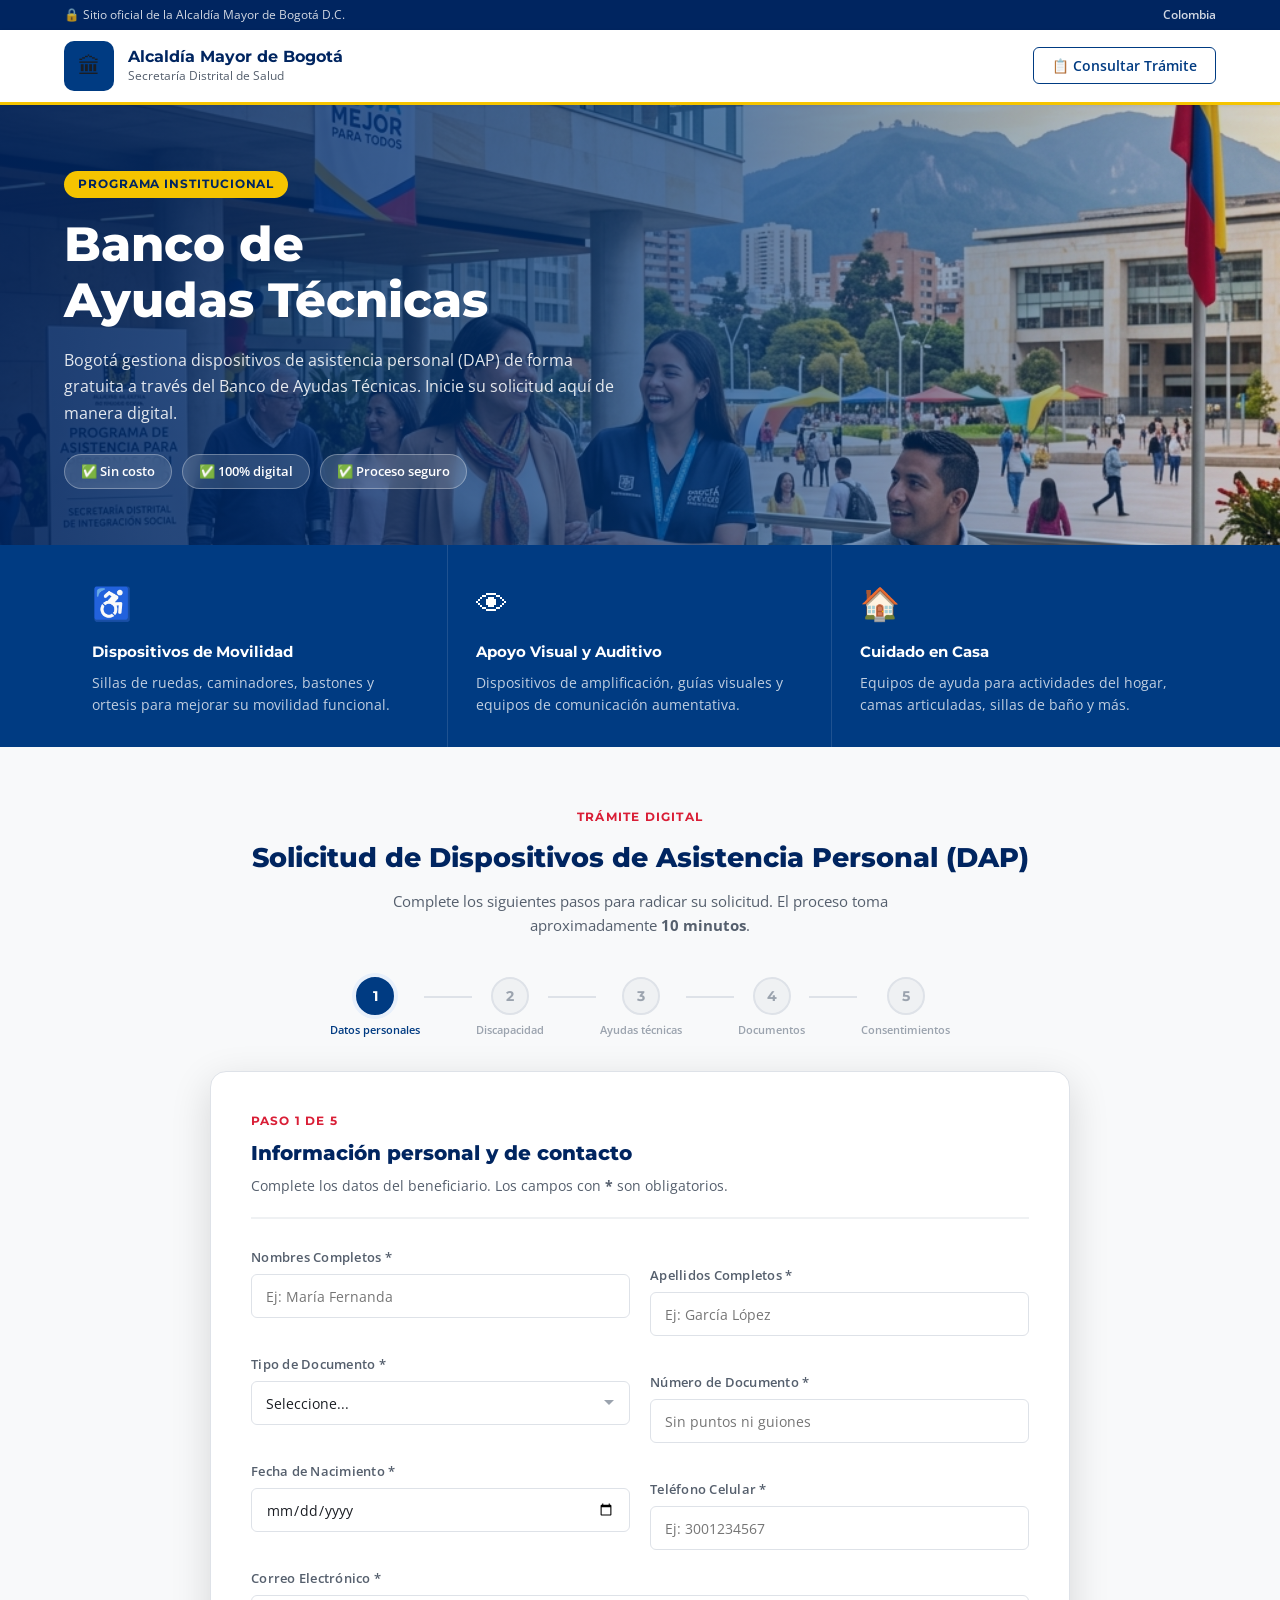
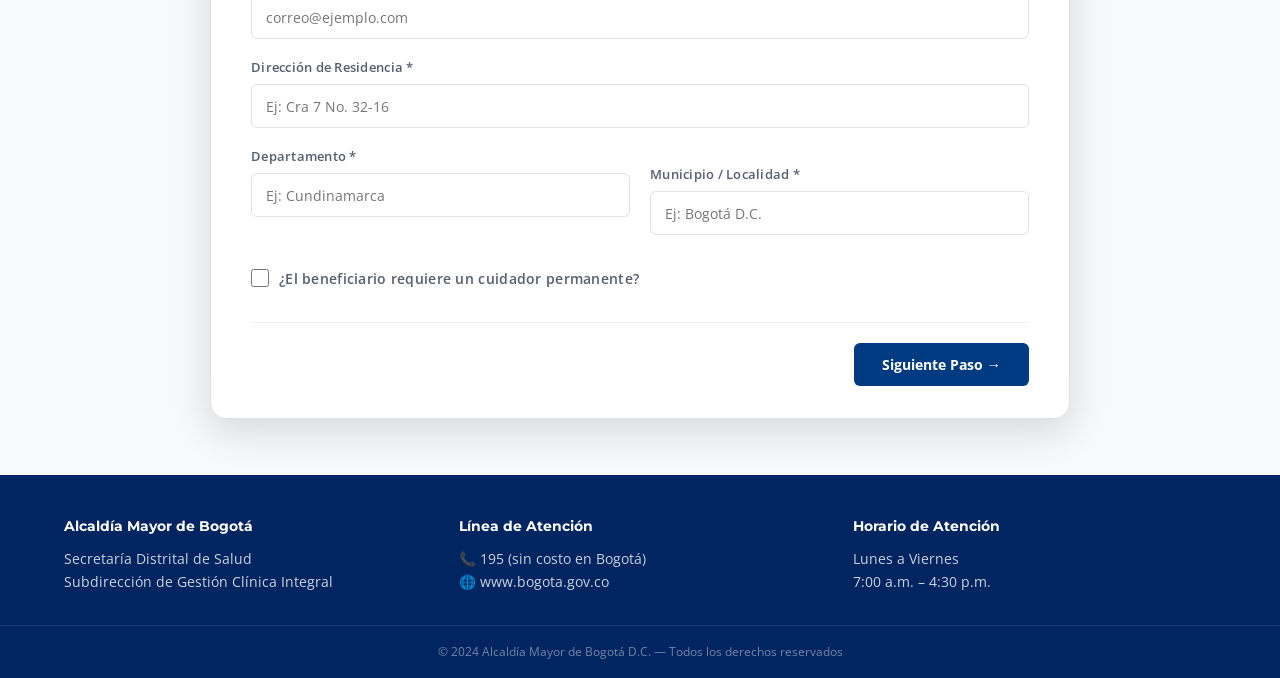
<file: frontend/index.html>
<!DOCTYPE html>
<html lang="es">
<head>
    <meta charset="UTF-8">
    <meta name="viewport" content="width=device-width, initial-scale=1.0">
    <meta name="description" content="Portal oficial del Banco de Ayudas Técnicas de Bogotá. Solicite dispositivos de asistencia personal de manera digital y gratuita.">
    <meta name="color-scheme" content="light">
    <title>Banco de Ayudas Técnicas | Secretaría Distrital de Salud</title>
    <link href="https://fonts.googleapis.com/css2?family=Montserrat:wght@400;500;600;700;800&family=Open+Sans:wght@400;500;600&display=swap" rel="stylesheet">
    <link rel="stylesheet" href="css/style.css">
</head>
<body>

    <!-- ─── TOPBAR INSTITUCIONAL ─── -->
    <div class="topbar-gov">
        <div class="topbar-inner">
            <span>🔒 Sitio oficial de la Alcaldía Mayor de Bogotá D.C.</span>
            <span class="topbar-right">Colombia</span>
        </div>
    </div>

    <!-- ─── HEADER / NAVBAR ─── -->
    <header class="site-header">
        <div class="header-inner">
            <div class="header-brand">
                <div class="logo-alcaldia" aria-label="Logo Alcaldía Bogotá">
                    <span class="logo-icon">🏛</span>
                </div>
                <div class="brand-text">
                    <span class="brand-name">Alcaldía Mayor de Bogotá</span>
                    <span class="brand-sub">Secretaría Distrital de Salud</span>
                </div>
            </div>
            <nav class="header-nav" aria-label="Navegación principal">
                <button class="nav-link btn-ghost" type="button" onclick="abrirConsulta()">📋 Consultar Trámite</button>
            </nav>
        </div>
    </header>

    <!-- ─── HERO SECTION CON IMAGEN ─── -->
    <section class="hero-section" aria-label="Banner principal">
        <div class="hero-overlay"></div>
        <div class="hero-content">
            <div class="hero-badge">Programa Institucional</div>
            <h1 class="hero-title">Banco de<br>Ayudas Técnicas</h1>
            <p class="hero-desc">Bogotá gestiona dispositivos de asistencia personal (DAP) de forma gratuita a través del Banco de Ayudas Técnicas. Inicie su solicitud aquí de manera digital.</p>
            <div class="hero-pills">
                <span class="pill">✅ Sin costo</span>
                <span class="pill">✅ 100% digital</span>
                <span class="pill">✅ Proceso seguro</span>
            </div>
        </div>
    </section>

    <!-- ─── INFO CARDS ─── -->
    <section class="info-cards-section">
        <div class="info-cards-inner">
            <div class="info-card">
                <div class="info-card-icon">♿</div>
                <h3>Dispositivos de Movilidad</h3>
                <p>Sillas de ruedas, caminadores, bastones y ortesis para mejorar su movilidad funcional.</p>
            </div>
            <div class="info-card">
                <div class="info-card-icon">👁</div>
                <h3>Apoyo Visual y Auditivo</h3>
                <p>Dispositivos de amplificación, guías visuales y equipos de comunicación aumentativa.</p>
            </div>
            <div class="info-card">
                <div class="info-card-icon">🏠</div>
                <h3>Cuidado en Casa</h3>
                <p>Equipos de ayuda para actividades del hogar, camas articuladas, sillas de baño y más.</p>
            </div>
        </div>
    </section>

    <!-- ─── MODAL CONSULTA ─── -->
    <div id="consulta-modal" class="modal-overlay" hidden>
        <div class="modal-content" role="dialog" aria-modal="true" aria-labelledby="consulta-title">
            <div class="modal-header">
                <h2 id="consulta-title">📋 Consulta de Estado</h2>
                <button class="icon-btn" type="button" onclick="cerrarConsulta()" aria-label="Cerrar">×</button>
            </div>
            <p>Ingrese su número de documento para revisar el estado de su solicitud o consultar equipos asignados.</p>
            <div class="form-group">
                <label for="consulta_documento">Número de Documento</label>
                <input type="text" id="consulta_documento" placeholder="Ej: 1020304050">
            </div>
            <div id="consulta-resultado" class="consulta-resultado" hidden aria-live="polite"></div>
            <div class="form-actions">
                <button class="btn-secondary" onclick="cerrarConsulta()">Cerrar</button>
                <button class="btn-primary" onclick="realizarConsulta()">Consultar</button>
            </div>
        </div>
    </div>

    <!-- ─── WIZARD ─── -->
    <main class="wizard-section" id="wizard-section">
        <div class="wizard-wrapper">
            <!-- Título sección -->
            <div class="section-title-block">
                <span class="section-eyebrow">Trámite Digital</span>
                <h2>Solicitud de Dispositivos de Asistencia Personal (DAP)</h2>
                <p>Complete los siguientes pasos para radicar su solicitud. El proceso toma aproximadamente <strong>10 minutos</strong>.</p>
            </div>

            <!-- Barra de progreso -->
            <div class="wizard-progress" role="list" aria-label="Progreso del formulario">
                <div class="step active" id="indicator-1" role="listitem" aria-current="step" data-step="1">
                    <span class="step-num">1</span>
                    <span class="step-label">Datos personales</span>
                </div>
                <div class="step-connector"></div>
                <div class="step" id="indicator-2" role="listitem" data-step="2">
                    <span class="step-num">2</span>
                    <span class="step-label">Discapacidad</span>
                </div>
                <div class="step-connector"></div>
                <div class="step" id="indicator-3" role="listitem" data-step="3">
                    <span class="step-num">3</span>
                    <span class="step-label">Ayudas técnicas</span>
                </div>
                <div class="step-connector"></div>
                <div class="step" id="indicator-4" role="listitem" data-step="4">
                    <span class="step-num">4</span>
                    <span class="step-label">Documentos</span>
                </div>
                <div class="step-connector"></div>
                <div class="step" id="indicator-5" role="listitem" data-step="5">
                    <span class="step-num">5</span>
                    <span class="step-label">Consentimientos</span>
                </div>
            </div>

            <!-- Formulario -->
            <div class="wizard-card">
                <form id="wizard-form">

                    <!-- Paso 1 -->
                    <section class="wizard-step active" id="step-1">
                        <div class="step-head">
                            <div class="step-kicker">Paso 1 de 5</div>
                            <h2>Información personal y de contacto</h2>
                            <p class="step-subtitle">Complete los datos del beneficiario. Los campos con <strong>*</strong> son obligatorios.</p>
                        </div>

                        <div class="form-row">
                            <div class="form-group">
                                <label for="nombres">Nombres Completos *</label>
                                <input type="text" id="nombres" name="nombres" placeholder="Ej: María Fernanda" required>
                            </div>
                            <div class="form-group">
                                <label for="apellidos">Apellidos Completos *</label>
                                <input type="text" id="apellidos" name="apellidos" placeholder="Ej: García López" required>
                            </div>
                        </div>

                        <div class="form-row">
                            <div class="form-group">
                                <label for="tipo_documento">Tipo de Documento *</label>
                                <select id="tipo_documento" name="tipo_documento" required>
                                    <option value="">Seleccione...</option>
                                    <option value="CC">Cédula de Ciudadanía</option>
                                    <option value="RC">Registro Civil</option>
                                    <option value="TI">Tarjeta de Identidad</option>
                                    <option value="CE">Cédula de Extranjería</option>
                                    <option value="PE">Permiso Especial</option>
                                    <option value="SC">Salvoconducto</option>
                                </select>
                            </div>
                            <div class="form-group">
                                <label for="numero_documento">Número de Documento *</label>
                                <input type="text" id="numero_documento" name="numero_documento" placeholder="Sin puntos ni guiones" required>
                            </div>
                        </div>

                        <div class="form-row">
                            <div class="form-group">
                                <label for="fecha_nacimiento">Fecha de Nacimiento *</label>
                                <input type="date" id="fecha_nacimiento" name="fecha_nacimiento" required>
                            </div>
                            <div class="form-group">
                                <label for="celular">Teléfono Celular *</label>
                                <input type="tel" id="celular" name="celular" placeholder="Ej: 3001234567" required>
                            </div>
                        </div>

                        <div class="form-group">
                            <label for="correo">Correo Electrónico *</label>
                            <input type="email" id="correo" name="correo" placeholder="correo@ejemplo.com" required>
                        </div>

                        <div class="form-group">
                            <label for="direccion">Dirección de Residencia *</label>
                            <input type="text" id="direccion" name="direccion" placeholder="Ej: Cra 7 No. 32-16" required>
                        </div>

                        <div class="form-row">
                            <div class="form-group">
                                <label for="departamento">Departamento *</label>
                                <input type="text" id="departamento" name="departamento" placeholder="Ej: Cundinamarca" required>
                            </div>
                            <div class="form-group">
                                <label for="municipio">Municipio / Localidad *</label>
                                <input type="text" id="municipio" name="municipio" placeholder="Ej: Bogotá D.C." required>
                            </div>
                        </div>

                        <div class="form-group checkbox-group">
                            <label class="checkbox-inline">
                                <input type="checkbox" id="requiere_cuidador" name="requiere_cuidador">
                                <span>¿El beneficiario requiere un cuidador permanente?</span>
                            </label>
                        </div>

                        <div id="cuidador_section" class="hidden-section">
                            <div class="subsection-header">
                                <span class="subsection-icon">👤</span>
                                <h3>Datos del Cuidador</h3>
                            </div>
                            <div class="form-group">
                                <label for="cuidador_nombre">Nombre Completo del Cuidador</label>
                                <input type="text" id="cuidador_nombre" name="cuidador_nombre" placeholder="Nombre completo">
                            </div>
                            <div class="form-row">
                                <div class="form-group">
                                    <label for="cuidador_cedula">Cédula del Cuidador</label>
                                    <input type="text" id="cuidador_cedula" name="cuidador_cedula" placeholder="Número de documento">
                                </div>
                                <div class="form-group">
                                    <label for="cuidador_telefono">Teléfono del Cuidador</label>
                                    <input type="tel" id="cuidador_telefono" name="cuidador_telefono" placeholder="Número de celular">
                                </div>
                            </div>
                        </div>

                        <div class="form-actions">
                            <button type="button" class="btn-primary" onclick="nextStep(1)">Siguiente Paso →</button>
                        </div>
                    </section>

                    <!-- Paso 2 -->
                    <section class="wizard-step" id="step-2">
                        <div class="step-head">
                            <div class="step-kicker">Paso 2 de 5</div>
                            <h2>Caracterización de la discapacidad</h2>
                            <p class="step-subtitle">Seleccione la(s) categoría(s) que apliquen y complete la información socioeconómica.</p>
                        </div>

                        <div class="form-group">
                            <label>Categoría de la Discapacidad (Seleccione una o más) *</label>
                            <div class="checkbox-grid">
                                <label class="checkbox-card"><input type="checkbox" name="categoria_discapacidad" value="Fisica"><span>♿ Física</span></label>
                                <label class="checkbox-card"><input type="checkbox" name="categoria_discapacidad" value="Auditiva"><span>👂 Auditiva</span></label>
                                <label class="checkbox-card"><input type="checkbox" name="categoria_discapacidad" value="Visual"><span>👁 Visual</span></label>
                                <label class="checkbox-card"><input type="checkbox" name="categoria_discapacidad" value="Sordoceguera"><span>🤲 Sordoceguera</span></label>
                                <label class="checkbox-card"><input type="checkbox" name="categoria_discapacidad" value="Intelectual"><span>🧠 Intelectual</span></label>
                                <label class="checkbox-card"><input type="checkbox" name="categoria_discapacidad" value="Psicosocial"><span>💙 Psicosocial</span></label>
                                <label class="checkbox-card"><input type="checkbox" name="categoria_discapacidad" value="Multiple"><span>⭐ Múltiple</span></label>
                            </div>
                            <div id="categoria-error" class="field-error" hidden>Seleccione al menos una categoría para continuar.</div>
                        </div>

                        <div class="form-row">
                            <div class="form-group">
                                <label for="enfoque_diferencial">Enfoque Diferencial (Opcional)</label>
                                <select id="enfoque_diferencial" name="enfoque_diferencial">
                                    <option value="">Ninguno</option>
                                    <option value="Pertenencia Etnica">Pertenencia Étnica</option>
                                    <option value="Victima del Conflicto">Víctima del Conflicto Armado</option>
                                    <option value="Comunidad LGBT">Comunidad LGBTIQ+</option>
                                    <option value="Campesino">Población Campesina</option>
                                </select>
                            </div>
                            <div class="form-group">
                                <label for="poblacion_especial">Población Especial (Opcional)</label>
                                <select id="poblacion_especial" name="poblacion_especial">
                                    <option value="">No aplica</option>
                                    <option value="Militar">Militar o Fuerzas Armadas</option>
                                    <option value="Politico">Funcionario Público o Político</option>
                                </select>
                            </div>
                        </div>

                        <div class="form-row">
                            <div class="form-group">
                                <label for="clasificacion_sisben">Clasificación Sisbén *</label>
                                <select id="clasificacion_sisben" name="clasificacion_sisben" required>
                                    <option value="">Seleccione...</option>
                                    <option value="Grupo A">Grupo A (Pobreza Extrema)</option>
                                    <option value="Grupo B">Grupo B (Pobreza Moderada)</option>
                                    <option value="Grupo C">Grupo C (Vulnerable)</option>
                                    <option value="Grupo D">Grupo D (No Pobre)</option>
                                    <option value="Ninguno">No aplica / No tiene</option>
                                </select>
                            </div>
                            <div class="form-group">
                                <label for="tipo_afiliacion_salud">Tipo Afiliación Salud *</label>
                                <select id="tipo_afiliacion_salud" name="tipo_afiliacion_salud" required>
                                    <option value="">Seleccione...</option>
                                    <option value="Contributivo (EPS)">Régimen Contributivo (EPS)</option>
                                    <option value="Subsidiado">Régimen Subsidiado</option>
                                    <option value="Especial/Excepcion">Régimen Especial</option>
                                    <option value="Medicina Prepagada">Medicina Prepagada / Empresa Privada</option>
                                    <option value="Ninguna">Particular / Ninguna</option>
                                </select>
                            </div>
                        </div>

                        <div class="form-actions">
                            <button type="button" class="btn-secondary" onclick="prevStep(2)">← Atrás</button>
                            <button type="button" class="btn-primary" onclick="nextStep(2)">Siguiente Paso →</button>
                        </div>
                    </section>

                    <!-- Paso 3 -->
                    <section class="wizard-step" id="step-3">
                        <div class="step-head">
                            <div class="step-kicker">Paso 3 de 5</div>
                            <h2>Solicitud de ayudas técnicas (DAP)</h2>
                            <p class="step-subtitle">Seleccione la categoría y el dispositivo requerido.</p>
                        </div>

                        <div class="alert-warning">
                            <strong>⚠ Atención:</strong> Según los lineamientos de la Secretaría Distrital de Planeación, solo se tramitarán solicitudes de Dispositivos de Asistencia Personal (DAP) que <strong>NO se encuentren incluidos en el Plan de Beneficios de Salud (PBS/POS)</strong>.
                        </div>

                        <div class="form-group">
                            <label for="tipo_dap">Categoría de la Ayuda Técnica *</label>
                            <select id="tipo_dap" name="tipo_dap" required>
                                <option value="">Seleccione una categoría...</option>
                                <option value="Movilidad">♿ Movilidad</option>
                                <option value="Cuidado en casa">🏠 Cuidado en casa</option>
                                <option value="Otros">📦 Otros Dispositivos</option>
                            </select>
                        </div>

                        <div class="form-group">
                            <label for="dispositivo_requerido">Dispositivo Requerido *</label>
                            <select id="dispositivo_requerido" name="dispositivo_requerido" required disabled>
                                <option value="">Primero seleccione una categoría...</option>
                            </select>
                        </div>

                        <div class="form-actions">
                            <button type="button" class="btn-secondary" onclick="prevStep(3)">← Atrás</button>
                            <button type="button" class="btn-primary" onclick="nextStep(3)">Siguiente Paso →</button>
                        </div>
                    </section>

                    <!-- Paso 4 -->
                    <section class="wizard-step" id="step-4">
                        <div class="step-head">
                            <div class="step-kicker">Paso 4 de 5</div>
                            <h2>Carga de documentos</h2>
                            <p class="step-subtitle">Formatos permitidos: PDF o JPG. Tamaño máximo: 5MB por archivo.</p>
                        </div>

                        <div class="docs-grid">
                            <div class="file-group">
                                <div class="file-label-row">
                                    <span class="file-icon">🪪</span>
                                    <label for="doc_identidad">Copia del documento de identidad (150%) *</label>
                                </div>
                                <input type="file" id="doc_identidad" name="doc_identidad" accept=".pdf,.jpg,.jpeg" required>
                                <span class="file-error" id="err_doc_identidad"></span>
                            </div>

                            <div class="file-group" id="file_cuidador_section" style="display: none;">
                                <div class="file-label-row">
                                    <span class="file-icon">👤</span>
                                    <label for="doc_cuidador">Documento de identidad del cuidador</label>
                                </div>
                                <input type="file" id="doc_cuidador" name="doc_cuidador" accept=".pdf,.jpg,.jpeg">
                                <span class="file-error" id="err_doc_cuidador"></span>
                            </div>

                            <div class="file-group">
                                <div class="file-label-row">
                                    <span class="file-icon">🏥</span>
                                    <label for="historia_clinica">Historia Clínica reciente (con diagnóstico CIE-10) *</label>
                                </div>
                                <input type="file" id="historia_clinica" name="historia_clinica" accept=".pdf,.jpg,.jpeg" required>
                                <span class="file-error" id="err_historia_clinica"></span>
                            </div>

                            <div class="file-group">
                                <div class="file-label-row">
                                    <span class="file-icon">💡</span>
                                    <label for="recibo_publico">Copia del recibo de servicio público reciente *</label>
                                </div>
                                <input type="file" id="recibo_publico" name="recibo_publico" accept=".pdf,.jpg,.jpeg" required>
                                <span class="file-error" id="err_recibo_publico"></span>
                            </div>

                            <div class="file-group">
                                <div class="file-label-row">
                                    <span class="file-icon">🏦</span>
                                    <label for="certificado_salud">Certificado de afiliación a salud (EPS / ADRES) *</label>
                                </div>
                                <input type="file" id="certificado_salud" name="certificado_salud" accept=".pdf,.jpg,.jpeg" required>
                                <span class="file-error" id="err_certificado_salud"></span>
                            </div>
                        </div>

                        <div class="form-actions">
                            <button type="button" class="btn-secondary" onclick="prevStep(4)">← Atrás</button>
                            <button type="button" class="btn-primary" onclick="nextStep(4)">Siguiente Paso →</button>
                        </div>
                    </section>

                    <!-- Paso 5 -->
                    <section class="wizard-step" id="step-5">
                        <div class="step-head">
                            <div class="step-kicker">Paso 5 de 5 — Último paso</div>
                            <h2>Declaraciones legales y consentimientos</h2>
                            <p class="step-subtitle">Lea y acepte las siguientes declaraciones para radicar su solicitud.</p>
                        </div>

                        <div class="declaraciones-container">
                            <label class="checkbox-large">
                                <input type="checkbox" id="acepta_politica" name="acepta_politica" required>
                                <span>Acepto la <strong>Política de Tratamiento de Datos Personales</strong>, entendiendo que mis datos serán utilizados exclusivamente para este trámite.</span>
                            </label>

                            <label class="checkbox-large">
                                <input type="checkbox" id="autoriza_notificacion" name="autoriza_notificacion" required>
                                <span>Autorizo ser notificado del estado de mi trámite a través del correo electrónico proporcionado en este formulario.</span>
                            </label>

                            <label class="checkbox-large">
                                <input type="checkbox" id="declaracion_juramentada" name="declaracion_juramentada" required>
                                <span><strong>Declaración Juramentada:</strong> Certifico que carezco de los recursos económicos para adquirir la ayuda técnica solicitada, y que esta mejorará mi independencia y calidad de vida.</span>
                            </label>
                        </div>

                        <div class="form-actions">
                            <button type="button" class="btn-secondary" onclick="prevStep(5)">← Atrás</button>
                            <button type="submit" class="btn-submit" id="btn-submit">Enviar Solicitud ✓</button>
                        </div>
                    </section>

                    <!-- Paso Éxito -->
                    <section class="wizard-step" id="step-success">
                        <div class="success-message">
                            <div class="icon-success">✓</div>
                            <h2>¡Solicitud Radicada Exitosamente!</h2>
                            <p>Su proceso ha sido registrado en nuestro sistema. Un funcionario se comunicará con usted en los próximos días hábiles.</p>
                            <div class="radicado-box">
                                <span>Número de Radicado</span>
                                <h3 id="radicado-number">RAD-XXXXXX</h3>
                            </div>
                            <p class="small-text">Por favor conserve este número para hacer seguimiento a su solicitud. Se ha enviado una confirmación a su correo.</p>
                            <button type="button" class="btn-primary" onclick="location.reload()">Realizar Nueva Solicitud</button>
                        </div>
                    </section>

                    <!-- Loading Overlay -->
                    <div id="loading" class="loading-overlay">
                        <div class="spinner"></div>
                        <p>Procesando solicitud...</p>
                    </div>
                </form>
            </div><!-- /.wizard-card -->
        </div><!-- /.wizard-wrapper -->
    </main>

    <!-- ─── FOOTER INSTITUCIONAL ─── -->
    <footer class="site-footer">
        <div class="footer-inner">
            <div class="footer-col">
                <strong>Alcaldía Mayor de Bogotá</strong>
                <p>Secretaría Distrital de Salud<br>Subdirección de Gestión Clínica Integral</p>
            </div>
            <div class="footer-col">
                <strong>Línea de Atención</strong>
                <p>📞 195 (sin costo en Bogotá)<br>🌐 www.bogota.gov.co</p>
            </div>
            <div class="footer-col">
                <strong>Horario de Atención</strong>
                <p>Lunes a Viernes<br>7:00 a.m. – 4:30 p.m.</p>
            </div>
        </div>
        <div class="footer-bottom">
            <p>© 2024 Alcaldía Mayor de Bogotá D.C. — Todos los derechos reservados</p>
        </div>
    </footer>

    <script src="js/script.js"></script>
</body>
</html>
</file>
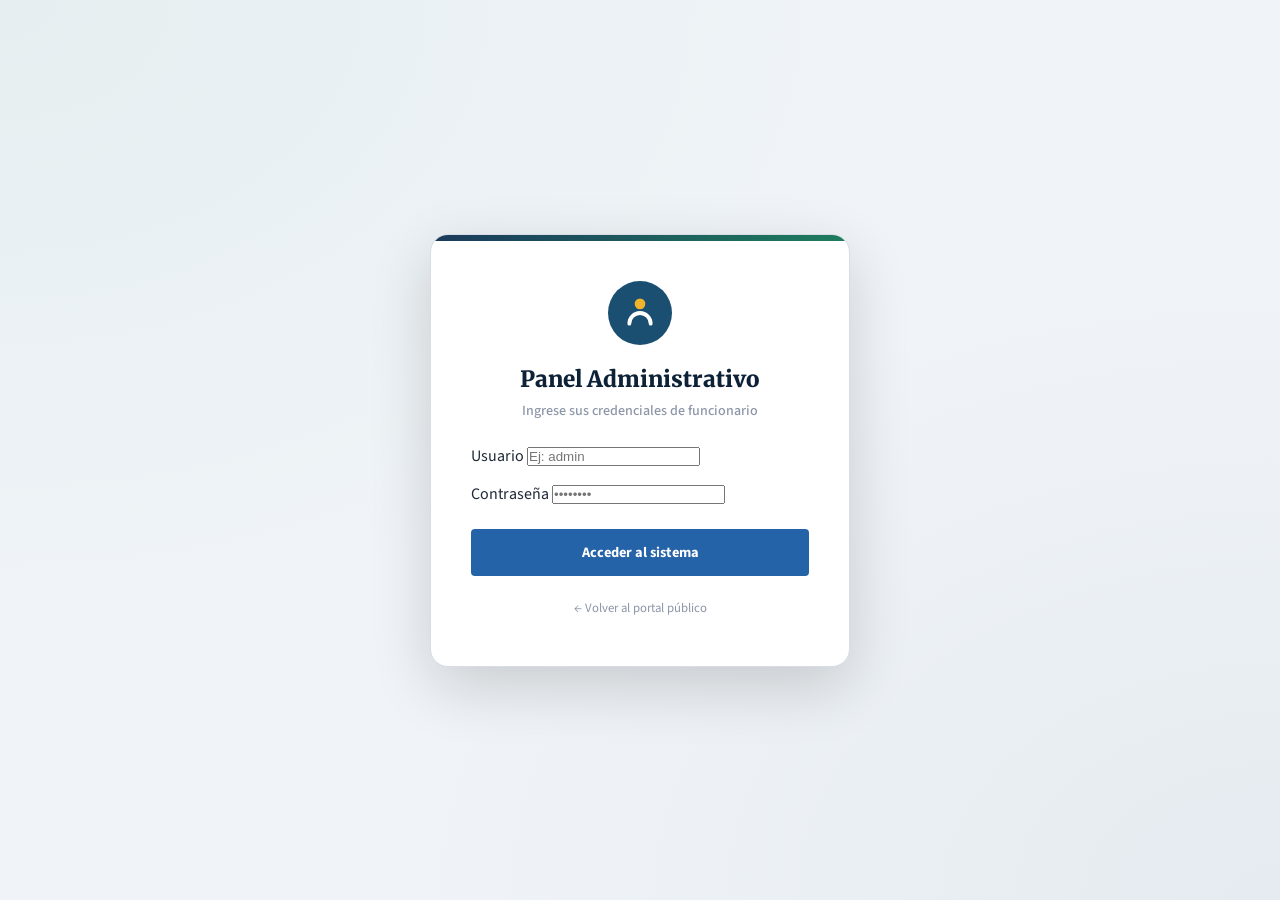
<file: frontend/admin.html>
<!DOCTYPE html>
<html lang="es">
<head>
    <meta charset="UTF-8">
    <meta name="viewport" content="width=device-width, initial-scale=1.0">
    <title>Banco de Ayudas Técnicas — Gestión Administrativa</title>
    <link rel="preconnect" href="https://fonts.googleapis.com">
    <link href="https://fonts.googleapis.com/css2?family=Source+Sans+3:wght@400;500;600;700&family=Merriweather:wght@700;900&display=swap" rel="stylesheet">
    <link rel="stylesheet" href="css/portal.css">
    <link rel="stylesheet" href="css/admin_portal.css">
</head>
<body class="admin-body">

    <!-- ░░ PANTALLA DE LOGIN ░░ -->
    <div id="login-container" class="admin-login-layout" style="display:none;">
        <div class="login-portal-card">
            <div class="login-portal-header">
                <div class="login-portal-logo">
                    <svg viewBox="0 0 42 42" fill="none" xmlns="http://www.w3.org/2000/svg">
                        <circle cx="21" cy="21" r="21" fill="#1B4F72"/>
                        <path d="M14 28c0-3.866 3.134-7 7-7s7 3.134 7 7" stroke="#FFFFFF" stroke-width="2.5" stroke-linecap="round"/>
                        <circle cx="21" cy="15" r="3.5" fill="#F0B429"/>
                    </svg>
                </div>
                <h1>Panel Administrativo</h1>
                <p>Ingrese sus credenciales de funcionario</p>
            </div>
            <div class="login-portal-body">
                <form id="login-form">
                    <div class="form-group" style="margin-bottom:16px;">
                        <label for="username">Usuario</label>
                        <input type="text" id="username" placeholder="Ej: admin" required>
                    </div>
                    <div class="form-group" style="margin-bottom:24px;">
                        <label for="password">Contraseña</label>
                        <input type="password" id="password" placeholder="••••••••" required>
                    </div>
                    <button type="submit" class="btn btn--primary" style="width:100%">Acceder al sistema</button>
                    <div style="margin-top:20px;text-align:center;">
                        <a href="home.html" style="font-size:0.8rem;color:var(--gray-400);text-decoration:none;">← Volver al portal público</a>
                    </div>
                </form>
            </div>
        </div>
    </div>

    <!-- ░░ DASHBOARD PRINCIPAL ░░ -->
    <div id="dashboard-container" class="admin-layout" style="display:none;">
        
        <!-- Sidebar -->
        <aside class="admin-sidebar" id="admin-sidebar">
            <div class="admin-sidebar-header">
                <div class="admin-sidebar-logo">
                    <svg width="24" height="24" viewBox="0 0 42 42" fill="none">
                        <circle cx="21" cy="21" r="21" fill="#FFFFFF"/>
                        <path d="M14 28c0-3.866 3.134-7 7-7s7 3.134 7 7" stroke="#1B4F72" stroke-width="2.5" stroke-linecap="round"/>
                        <circle cx="21" cy="15" r="3.5" fill="#F0B429"/>
                    </svg>
                </div>
                <span class="admin-sidebar-title">Banco de Ayudas</span>
            </div>

            <nav class="admin-nav">
                <div class="nav-group-label">Gestión de trámites</div>
                <button class="admin-nav-item active" onclick="switchTab('solicitudes')">
                    <span>📋</span> Solicitudes
                </button>
                <button class="admin-nav-item" onclick="switchTab('inventario')">
                    <span>📦</span> Inventario DAP
                </button>

                <div class="nav-group-label" style="margin-top:24px;">Seguimiento técnico</div>
                <button class="admin-nav-item" onclick="switchTab('alertas')">
                    <span>🔍</span> Auditoría Pacientes
                </button>
                <button class="admin-nav-item admin-nav-item--danger" onclick="switchTab('mantenimiento')">
                    <span>⚠️</span> Mantenimiento Crítico
                </button>
            </nav>

            <div class="admin-sidebar-footer">
                <button class="btn btn--outline-white btn--sm" style="width:100%" onclick="logout()">Cerrar sesión</button>
            </div>
        </aside>

        <!-- Main Area -->
        <main class="admin-main">
            <!-- Header -->
            <header class="admin-header">
                <div class="header-left" style="display:flex;align-items:center;gap:16px;">
                    <button class="icon-btn" id="sidebar-toggle" style="background:var(--gray-50);">☰</button>
                    <div id="breadcrumb" style="font-size:0.8rem;color:var(--gray-400);font-weight:600;">
                        Dashboard <span style="margin:0 4px;">/</span> <span id="current-view-name" style="color:var(--navy-mid);">Solicitudes</span>
                    </div>
                </div>
                <div class="header-user-info">
                    <div class="user-meta">
                        <span class="user-name">Funcionario Admin</span>
                        <span class="user-role">Nivel central</span>
                    </div>
                    <div class="user-avatar">AD</div>
                </div>
            </header>

            <!-- Scrollable Content -->
            <div class="admin-content">
                
                <!-- Metrics Bar -->
                <div class="stats-grid">
                    <div class="stat-card stat-card--blue">
                        <div class="stat-card-icon">📦</div>
                        <div class="stat-card-content">
                            <span class="stat-card-label">Total Equipos</span>
                            <span class="stat-card-value" id="metric-total">0</span>
                        </div>
                    </div>
                    <div class="stat-card stat-card--teal">
                        <div class="stat-card-icon">👤</div>
                        <div class="stat-card-content">
                            <span class="stat-card-label">Asignados</span>
                            <span class="stat-card-value" id="metric-asignados">0</span>
                        </div>
                    </div>
                    <div class="stat-card stat-card--amber">
                        <div class="stat-card-icon">🔍</div>
                        <div class="stat-card-content">
                            <span class="stat-card-label">Auditoría Pend.</span>
                            <span class="stat-card-value" id="metric-alertas">0</span>
                        </div>
                    </div>
                    <div class="stat-card stat-card--red">
                        <div class="stat-card-icon">⚠️</div>
                        <div class="stat-card-content">
                            <span class="stat-card-label">Alertas Manto.</span>
                            <span class="stat-card-value" id="metric-mantenimiento">0</span>
                        </div>
                    </div>
                </div>

                <!-- ── VISTA: SOLICITUDES ── -->
                <div id="tab-solicitudes" class="admin-tab active">
                    <div class="view-header">
                        <div class="view-title">
                            <h2>Gestión de Solicitudes</h2>
                            <p>Validación y aprobación de trámites ciudadanos.</p>
                        </div>
                        <button class="btn btn--sm btn--primary" onclick="refreshActiveTab()">🔄 Actualizar</button>
                    </div>

                    <div class="table-card">
                        <div class="table-toolbar">
                            <div class="search-wrapper">
                                <i>🔍</i>
                                <input id="solicitudes-search" class="search-input" type="search" placeholder="Buscar por radicado o documento...">
                            </div>
                            <select id="solicitudes-estado" style="max-width:200px;">
                                <option value="">Todos los estados</option>
                                <option value="Pendiente">Pendiente</option>
                                <option value="Aprobada">Aprobada</option>
                                <option value="Rechazada">Rechazada</option>
                            </select>
                        </div>
                        <div class="table-scroll">
                            <table class="admin-table">
                                <thead>
                                    <tr>
                                        <th>Radicado</th>
                                        <th>Documento</th>
                                        <th>Beneficiario</th>
                                        <th>DAP solicitado</th>
                                        <th>Estado</th>
                                        <th>Acción</th>
                                    </tr>
                                </thead>
                                <tbody id="solicitudes-body"></tbody>
                            </table>
                        </div>
                    </div>
                </div>

                <!-- ── VISTA: INVENTARIO ── -->
                <div id="tab-inventario" class="admin-tab">
                    <div class="view-header">
                        <div class="view-title">
                            <h2>Inventario & Trazabilidad</h2>
                            <p>Control de existencias y asignaciones de equipos.</p>
                        </div>
                        <button class="btn btn--sm btn--primary" onclick="addEquipo()">+ Registrar nuevo equipo</button>
                    </div>

                    <div class="table-card">
                        <div class="table-toolbar">
                            <div class="search-wrapper">
                                <i>🔍</i>
                                <input id="inventario-search" class="search-input" type="search" placeholder="Buscar por código o tipo...">
                            </div>
                            <select id="inventario-estado" style="max-width:200px;">
                                <option value="">Todos los estados</option>
                                <option value="Disponible">Disponible</option>
                                <option value="Asignado">Asignado</option>
                            </select>
                        </div>
                        <div class="table-scroll">
                            <table class="admin-table">
                                <thead>
                                    <tr>
                                        <th>Código</th>
                                        <th>Tipo de DAP</th>
                                        <th>Estado</th>
                                        <th>Asignado a</th>
                                        <th>F. Devolución</th>
                                        <th>Acción</th>
                                    </tr>
                                </thead>
                                <tbody id="inventario-body"></tbody>
                            </table>
                        </div>
                    </div>
                </div>

                <!-- ── VISTA: AUDITORÍA ── -->
                <div id="tab-alertas" class="admin-tab">
                    <div class="view-header">
                        <div class="view-title">
                            <h2>Auditoría de Pacientes</h2>
                            <p>Pacientes con más de 90 días en posesión del equipo.</p>
                        </div>
                    </div>

                    <div class="table-card">
                        <div class="table-toolbar">
                            <div class="search-wrapper">
                                <i>🔍</i>
                                <input id="alertas-search" class="search-input" type="search" placeholder="Criterio de búsqueda...">
                            </div>
                        </div>
                        <div class="table-scroll">
                            <table class="admin-table">
                                <thead>
                                    <tr>
                                        <th>Equipo</th>
                                        <th>Beneficiario</th>
                                        <th>Teléfono</th>
                                        <th>F. Revisión</th>
                                        <th>Ubicación</th>
                                        <th>Acción</th>
                                    </tr>
                                </thead>
                                <tbody id="alertas-body"></tbody>
                            </table>
                        </div>
                    </div>
                </div>

                <!-- ── VISTA: MANTENIMIENTO ── -->
                <div id="tab-mantenimiento" class="admin-tab">
                    <div class="view-header">
                        <div class="view-title">
                            <h2 style="color:var(--danger)">⚠️ Alertas de Mantenimiento</h2>
                            <p>Equipos que requieren revisión técnica estructural inmediata.</p>
                        </div>
                    </div>

                    <div class="table-card" style="border-top:4px solid var(--danger);">
                        <div class="table-toolbar">
                            <div class="search-wrapper">
                                <i>🔍</i>
                                <input id="mantenimiento-search" class="search-input" type="search" placeholder="Código de equipo...">
                            </div>
                        </div>
                        <div class="table-scroll">
                            <table class="admin-table">
                                <thead>
                                    <tr>
                                        <th>Código</th>
                                        <th>Tipo DAP</th>
                                        <th>Última Rev.</th>
                                        <th>Días Retraso</th>
                                        <th>Acción</th>
                                    </tr>
                                </thead>
                                <tbody id="mantenimiento-body"></tbody>
                            </table>
                        </div>
                    </div>
                </div>

            </div>
        </main>
    </div>

    <!-- ░░ MODALES ░░ -->
    
    <!-- Modal Asignación -->
    <div id="asignar-modal" class="modal-overlay" hidden>
        <div class="modal-content" style="max-width:520px;">
            <div class="modal-header">
                <h2>Asignar equipo y aprobar</h2>
                <button class="icon-btn" onclick="cerrarAsignarModal()">×</button>
            </div>
            <div style="margin-bottom:20px;padding:12px;background:var(--gray-50);border-radius:var(--r-sm);">
                <span style="font-size:0.75rem;color:var(--gray-400);font-weight:700;">BENEFICIARIO</span>
                <div id="asig_beneficiario" style="font-weight:700;color:var(--navy-dark);">--</div>
            </div>
            <input type="hidden" id="asig_sol_id">
            
            <div class="form-group" style="margin-bottom:16px;">
                <label>Seleccionar equipo disponible *</label>
                <select id="asig_equipo" required></select>
            </div>
            <div class="form-group" style="margin-bottom:16px;">
                <label>Lugar oficial de entrega *</label>
                <input type="text" id="asig_ubicacion" placeholder="Ej: Sede Teusaquillo">
            </div>
            <div class="form-group" style="margin-bottom:24px;">
                <label>Fecha devolución programada *</label>
                <input type="date" id="asig_fecha_dev" required>
            </div>
            
            <div class="form-actions">
                <button class="btn btn--secondary" onclick="cerrarAsignarModal()">Cancelar</button>
                <button class="btn btn--primary" onclick="submitAsignar()">Confirmar asignación</button>
            </div>
        </div>
    </div>

    <!-- Modal Mantenimiento -->
    <div id="mantenimiento-modal" class="modal-overlay" hidden>
        <div class="modal-content" style="max-width:440px;border-top:4px solid var(--danger);">
            <div class="modal-header">
                <h2 style="color:var(--danger)">Confirmar mantenimiento</h2>
                <button class="icon-btn" onclick="cerrarMantenimientoModal()">×</button>
            </div>
            <p style="font-size:0.9rem;line-height:1.6;color:var(--gray-600);">¿Confirma que el equipo <strong id="manto_codigo" style="color:var(--navy-dark);"></strong> ha recibido su mantenimiento técnico estructural hoy?</p>
            <input type="hidden" id="manto_equipo_id">
            
            <div class="form-actions">
                <button class="btn btn--secondary" onclick="cerrarMantenimientoModal()">Cancelar</button>
                <button class="btn btn--submit" style="background:var(--danger)" onclick="submitMantenimiento()">Marcar como completado</button>
            </div>
        </div>
    </div>

    <!-- Toasts -->
    <div id="toast-container" class="toast-container"></div>

    <script src="js/admin.js"></script>
</body>
</html>
</file>
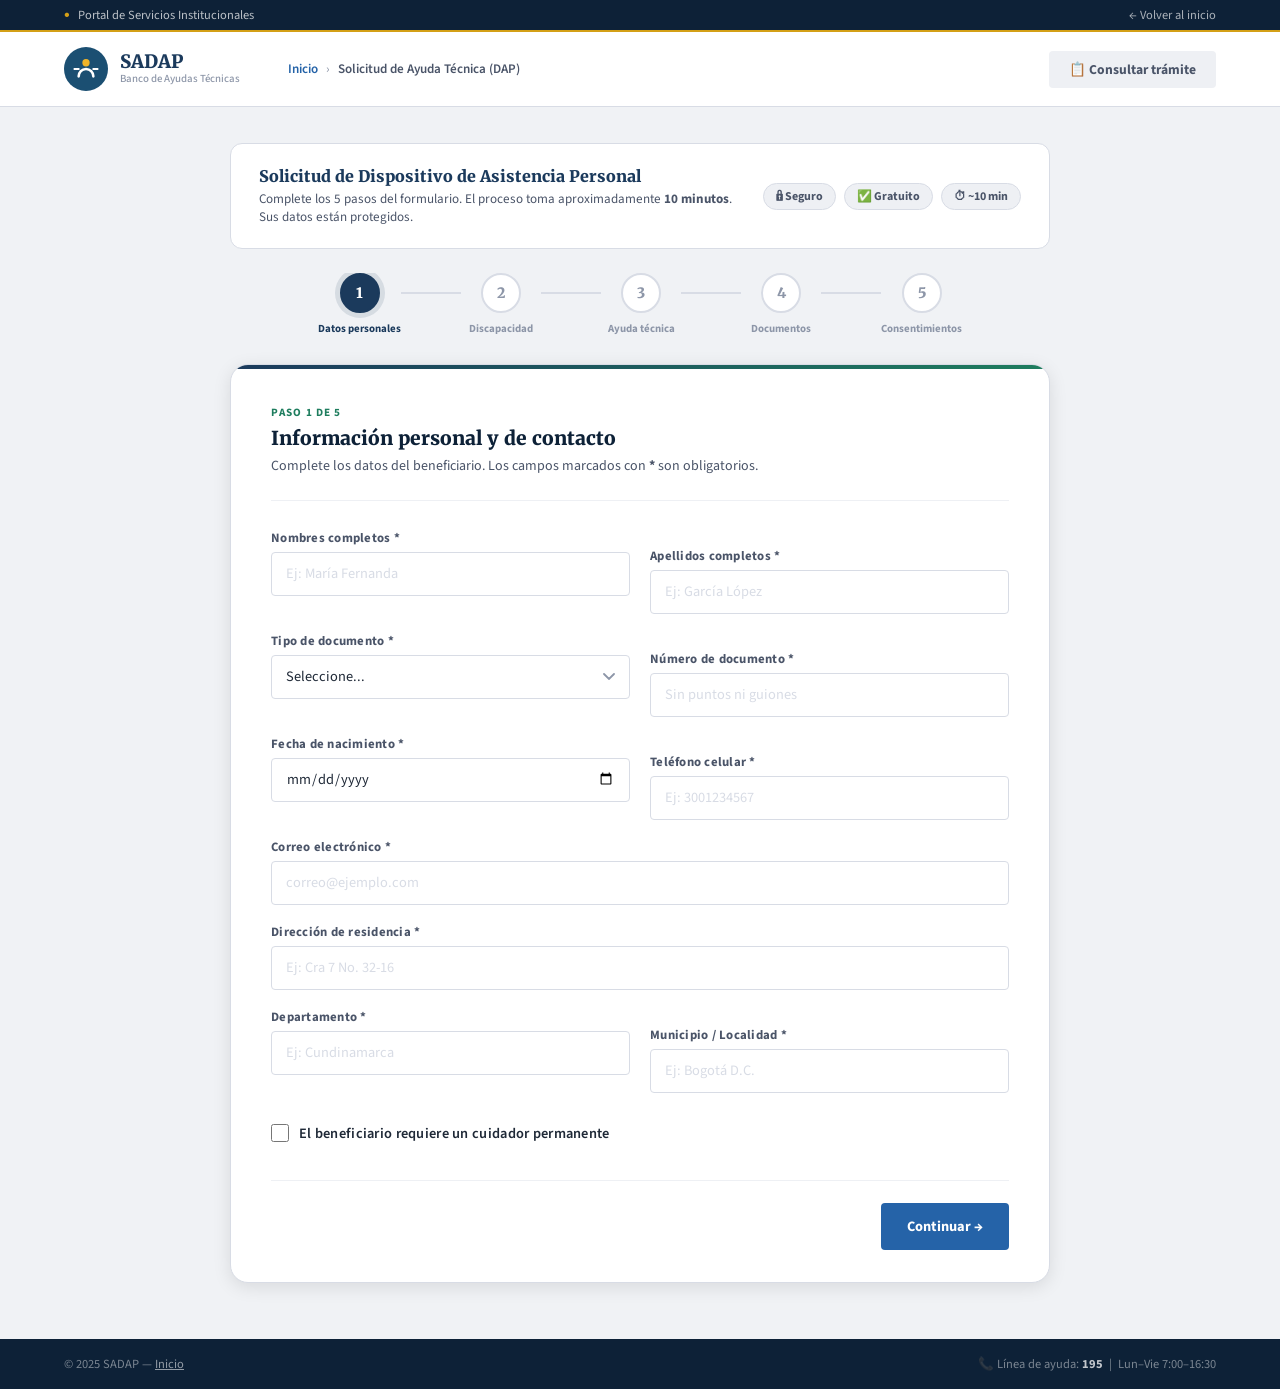
<file: frontend/form.html>
<!DOCTYPE html>
<html lang="es">
<head>
    <meta charset="UTF-8">
    <meta name="viewport" content="width=device-width, initial-scale=1.0">
    <meta name="description" content="Formulario de solicitud del Banco de Ayudas Técnicas. Complete su trámite digital aquí de manera segura.">
    <title>Solicitud DAP — SADAP</title>
    <link rel="preconnect" href="https://fonts.googleapis.com">
    <link href="https://fonts.googleapis.com/css2?family=Source+Sans+3:wght@400;500;600;700&family=Merriweather:wght@700;900&display=swap" rel="stylesheet">
    <link rel="stylesheet" href="css/portal.css">
    <link rel="stylesheet" href="css/form.css">
</head>
<body class="form-page">

<!-- TOPBAR -->
<div class="topbar">
    <div class="container topbar__inner">
        <div class="topbar__left">
            <span class="topbar__dot">●</span>
            <span>Portal de Servicios Institucionales</span>
        </div>
        <div class="topbar__right">
            <a href="home.html" class="topbar__link">← Volver al inicio</a>
        </div>
    </div>
</div>

<!-- HEADER -->
<header class="site-header" id="site-header">
    <div class="container site-header__inner">
        <a href="home.html" class="site-header__brand" aria-label="Inicio SADAP">
            <div class="logo-mark">
                <svg viewBox="0 0 42 42" fill="none" xmlns="http://www.w3.org/2000/svg" aria-hidden="true">
                    <circle cx="21" cy="21" r="21" fill="#1B4F72"/>
                    <path d="M14 28c0-3.866 3.134-7 7-7s7 3.134 7 7" stroke="#FFFFFF" stroke-width="2.5" stroke-linecap="round"/>
                    <circle cx="21" cy="15" r="3.5" fill="#F0B429"/>
                    <path d="M10 21h4M28 21h4" stroke="#FFFFFF" stroke-width="2" stroke-linecap="round"/>
                </svg>
            </div>
            <div class="logo-text">
                <span class="logo-text__name">SADAP</span>
                <span class="logo-text__sub">Banco de Ayudas Técnicas</span>
            </div>
        </a>

        <nav class="form-breadcrumb" aria-label="Ruta de navegación">
            <a href="home.html">Inicio</a>
            <span>›</span>
            <span class="form-breadcrumb__current">Solicitud de Ayuda Técnica (DAP)</span>
        </nav>

        <div class="site-header__actions">
            <button class="btn btn--sm" style="background:var(--gray-100);color:var(--gray-600);border:none" type="button" onclick="abrirConsulta()">📋 Consultar trámite</button>
        </div>
    </div>
</header>

<!-- MODAL CONSULTA -->
<div id="consulta-modal" class="modal-overlay" hidden>
    <div class="modal-content" role="dialog" aria-modal="true" aria-labelledby="consulta-title">
        <div class="modal-header">
            <h2 id="consulta-title">Consulta de estado</h2>
            <button class="icon-btn" type="button" onclick="cerrarConsulta()" aria-label="Cerrar">×</button>
        </div>
        <p>Ingrese su número de documento para revisar el estado de su solicitud o consultar equipos asignados.</p>
        <div class="form-group">
            <label for="consulta_documento">Número de Documento</label>
            <input type="text" id="consulta_documento" placeholder="Ej: 1020304050">
        </div>
        <div id="consulta-resultado" class="consulta-resultado" hidden aria-live="polite"></div>
        <div class="form-actions">
            <button class="btn btn--secondary" onclick="cerrarConsulta()">Cerrar</button>
            <button class="btn btn--primary" onclick="realizarConsulta()">Consultar</button>
        </div>
    </div>
</div>

<!-- MAIN FORM -->
<main class="form-main">
    <div class="form-wrapper">

        <!-- Intro strip -->
        <div class="form-intro">
            <div class="form-intro__left">
                <h1 class="form-intro__title">Solicitud de Dispositivo de Asistencia Personal</h1>
                <p class="form-intro__desc">Complete los 5 pasos del formulario. El proceso toma aproximadamente <strong>10 minutos</strong>. Sus datos están protegidos.</p>
            </div>
            <div class="form-intro__badges">
                <span class="badge">🔒 Seguro</span>
                <span class="badge">✅ Gratuito</span>
                <span class="badge">⏱ ~10 min</span>
            </div>
        </div>

        <!-- Progress bar -->
        <div class="wizard-progress" role="list" aria-label="Progreso del formulario">
            <div class="step active" id="indicator-1" role="listitem" aria-current="step" data-step="1">
                <div class="step-circle">
                    <span class="step-num">1</span>
                </div>
                <span class="step-label">Datos personales</span>
            </div>
            <div class="step-line"></div>
            <div class="step" id="indicator-2" role="listitem" data-step="2">
                <div class="step-circle">
                    <span class="step-num">2</span>
                </div>
                <span class="step-label">Discapacidad</span>
            </div>
            <div class="step-line"></div>
            <div class="step" id="indicator-3" role="listitem" data-step="3">
                <div class="step-circle">
                    <span class="step-num">3</span>
                </div>
                <span class="step-label">Ayuda técnica</span>
            </div>
            <div class="step-line"></div>
            <div class="step" id="indicator-4" role="listitem" data-step="4">
                <div class="step-circle">
                    <span class="step-num">4</span>
                </div>
                <span class="step-label">Documentos</span>
            </div>
            <div class="step-line"></div>
            <div class="step" id="indicator-5" role="listitem" data-step="5">
                <div class="step-circle">
                    <span class="step-num">5</span>
                </div>
                <span class="step-label">Consentimientos</span>
            </div>
        </div>

        <!-- FORM CARD -->
        <div class="form-card">
            <form id="wizard-form" novalidate>

                <!-- ── PASO 1 ── -->
                <section class="wizard-step active" id="step-1">
                    <div class="step-head">
                        <div class="step-kicker">Paso 1 de 5</div>
                        <h2>Información personal y de contacto</h2>
                        <p class="step-subtitle">Complete los datos del beneficiario. Los campos marcados con <strong>*</strong> son obligatorios.</p>
                    </div>

                    <div class="form-row">
                        <div class="form-group">
                            <label for="nombres">Nombres completos *</label>
                            <input type="text" id="nombres" name="nombres" placeholder="Ej: María Fernanda" autocomplete="given-name" required>
                        </div>
                        <div class="form-group">
                            <label for="apellidos">Apellidos completos *</label>
                            <input type="text" id="apellidos" name="apellidos" placeholder="Ej: García López" autocomplete="family-name" required>
                        </div>
                    </div>
                    <div class="form-row">
                        <div class="form-group">
                            <label for="tipo_documento">Tipo de documento *</label>
                            <select id="tipo_documento" name="tipo_documento" required>
                                <option value="">Seleccione...</option>
                                <option value="CC">Cédula de Ciudadanía</option>
                                <option value="RC">Registro Civil</option>
                                <option value="TI">Tarjeta de Identidad</option>
                                <option value="CE">Cédula de Extranjería</option>
                                <option value="PE">Permiso Especial</option>
                                <option value="SC">Salvoconducto</option>
                            </select>
                        </div>
                        <div class="form-group">
                            <label for="numero_documento">Número de documento *</label>
                            <input type="text" id="numero_documento" name="numero_documento" placeholder="Sin puntos ni guiones" required>
                        </div>
                    </div>
                    <div class="form-row">
                        <div class="form-group">
                            <label for="fecha_nacimiento">Fecha de nacimiento *</label>
                            <input type="date" id="fecha_nacimiento" name="fecha_nacimiento" required>
                        </div>
                        <div class="form-group">
                            <label for="celular">Teléfono celular *</label>
                            <input type="tel" id="celular" name="celular" placeholder="Ej: 3001234567" required>
                        </div>
                    </div>
                    <div class="form-group">
                        <label for="correo">Correo electrónico *</label>
                        <input type="email" id="correo" name="correo" placeholder="correo@ejemplo.com" autocomplete="email" required>
                    </div>
                    <div class="form-group">
                        <label for="direccion">Dirección de residencia *</label>
                        <input type="text" id="direccion" name="direccion" placeholder="Ej: Cra 7 No. 32-16" required>
                    </div>
                    <div class="form-row">
                        <div class="form-group">
                            <label for="departamento">Departamento *</label>
                            <input type="text" id="departamento" name="departamento" placeholder="Ej: Cundinamarca" required>
                        </div>
                        <div class="form-group">
                            <label for="municipio">Municipio / Localidad *</label>
                            <input type="text" id="municipio" name="municipio" placeholder="Ej: Bogotá D.C." required>
                        </div>
                    </div>

                    <div class="form-group">
                        <label class="checkbox-inline">
                            <input type="checkbox" id="requiere_cuidador" name="requiere_cuidador">
                            <span>El beneficiario requiere un cuidador permanente</span>
                        </label>
                    </div>

                    <div id="cuidador_section" class="hidden-section subsection-block">
                        <div class="subsection-header">
                            <span>👤 Datos del cuidador</span>
                        </div>
                        <div class="form-group">
                            <label for="cuidador_nombre">Nombre completo del cuidador</label>
                            <input type="text" id="cuidador_nombre" name="cuidador_nombre" placeholder="Nombre y apellidos">
                        </div>
                        <div class="form-row">
                            <div class="form-group">
                                <label for="cuidador_cedula">Cédula del cuidador</label>
                                <input type="text" id="cuidador_cedula" name="cuidador_cedula" placeholder="Número de documento">
                            </div>
                            <div class="form-group">
                                <label for="cuidador_telefono">Teléfono del cuidador</label>
                                <input type="tel" id="cuidador_telefono" name="cuidador_telefono" placeholder="Celular">
                            </div>
                        </div>
                    </div>

                    <div class="step-actions">
                        <span></span>
                        <button type="button" class="btn btn--primary" onclick="nextStep(1)">Continuar →</button>
                    </div>
                </section>

                <!-- ── PASO 2 ── -->
                <section class="wizard-step" id="step-2">
                    <div class="step-head">
                        <div class="step-kicker">Paso 2 de 5</div>
                        <h2>Caracterización de la discapacidad</h2>
                        <p class="step-subtitle">Seleccione la categoría y complete la información socioeconómica.</p>
                    </div>

                    <div class="form-group">
                        <label>Categoría de la discapacidad (seleccione una o más) *</label>
                        <div class="checkbox-grid">
                            <label class="checkbox-card"><input type="checkbox" name="categoria_discapacidad" value="Fisica"><span>♿ Física</span></label>
                            <label class="checkbox-card"><input type="checkbox" name="categoria_discapacidad" value="Auditiva"><span>👂 Auditiva</span></label>
                            <label class="checkbox-card"><input type="checkbox" name="categoria_discapacidad" value="Visual"><span>👁 Visual</span></label>
                            <label class="checkbox-card"><input type="checkbox" name="categoria_discapacidad" value="Sordoceguera"><span>🤲 Sordoceguera</span></label>
                            <label class="checkbox-card"><input type="checkbox" name="categoria_discapacidad" value="Intelectual"><span>🧠 Intelectual</span></label>
                            <label class="checkbox-card"><input type="checkbox" name="categoria_discapacidad" value="Psicosocial"><span>💙 Psicosocial</span></label>
                            <label class="checkbox-card"><input type="checkbox" name="categoria_discapacidad" value="Multiple"><span>⭐ Múltiple</span></label>
                        </div>
                        <div id="categoria-error" class="field-error" hidden>Seleccione al menos una categoría para continuar.</div>
                    </div>
                    <div class="form-row">
                        <div class="form-group">
                            <label for="enfoque_diferencial">Enfoque diferencial</label>
                            <select id="enfoque_diferencial" name="enfoque_diferencial">
                                <option value="">Ninguno</option>
                                <option value="Pertenencia Etnica">Pertenencia Étnica</option>
                                <option value="Victima del Conflicto">Víctima del Conflicto Armado</option>
                                <option value="Comunidad LGBT">Comunidad LGBTIQ+</option>
                                <option value="Campesino">Población Campesina</option>
                            </select>
                        </div>
                        <div class="form-group">
                            <label for="poblacion_especial">Población especial</label>
                            <select id="poblacion_especial" name="poblacion_especial">
                                <option value="">No aplica</option>
                                <option value="Militar">Militar o Fuerzas Armadas</option>
                                <option value="Politico">Funcionario Público o Político</option>
                            </select>
                        </div>
                    </div>
                    <div class="form-row">
                        <div class="form-group">
                            <label for="clasificacion_sisben">Clasificación Sisbén *</label>
                            <select id="clasificacion_sisben" name="clasificacion_sisben" required>
                                <option value="">Seleccione...</option>
                                <option value="Grupo A">Grupo A — Pobreza Extrema</option>
                                <option value="Grupo B">Grupo B — Pobreza Moderada</option>
                                <option value="Grupo C">Grupo C — Vulnerable</option>
                                <option value="Grupo D">Grupo D — No Pobre</option>
                                <option value="Ninguno">No aplica / No tiene</option>
                            </select>
                        </div>
                        <div class="form-group">
                            <label for="tipo_afiliacion_salud">Tipo de afiliación en salud *</label>
                            <select id="tipo_afiliacion_salud" name="tipo_afiliacion_salud" required>
                                <option value="">Seleccione...</option>
                                <option value="Contributivo (EPS)">Régimen Contributivo (EPS)</option>
                                <option value="Subsidiado">Régimen Subsidiado</option>
                                <option value="Especial/Excepcion">Régimen Especial</option>
                                <option value="Medicina Prepagada">Medicina Prepagada</option>
                                <option value="Ninguna">Particular / Ninguna</option>
                            </select>
                        </div>
                    </div>

                    <div class="step-actions">
                        <button type="button" class="btn btn--ghost" onclick="prevStep(2)">← Atrás</button>
                        <button type="button" class="btn btn--primary" onclick="nextStep(2)">Continuar →</button>
                    </div>
                </section>

                <!-- ── PASO 3 ── -->
                <section class="wizard-step" id="step-3">
                    <div class="step-head">
                        <div class="step-kicker">Paso 3 de 5</div>
                        <h2>Solicitud de ayuda técnica</h2>
                        <p class="step-subtitle">Seleccione el tipo de dispositivo requerido.</p>
                    </div>

                    <div class="alert-info">
                        <strong>⚠ Importante:</strong> Solo se tramitarán solicitudes de Dispositivos de Asistencia Personal (DAP) que <strong>NO estén incluidos en el Plan de Beneficios de Salud (PBS/POS)</strong>. Si su EPS debe cubrirlo, el trámite es ante ella directamente.
                    </div>

                    <div class="form-group">
                        <label for="tipo_dap">Categoría de la ayuda técnica *</label>
                        <select id="tipo_dap" name="tipo_dap" required>
                            <option value="">Seleccione una categoría...</option>
                            <option value="Movilidad">♿ Movilidad</option>
                            <option value="Cuidado en casa">🏠 Cuidado en casa</option>
                            <option value="Otros">📦 Otros Dispositivos</option>
                        </select>
                    </div>
                    <div class="form-group">
                        <label for="dispositivo_requerido">Dispositivo requerido *</label>
                        <select id="dispositivo_requerido" name="dispositivo_requerido" required disabled>
                            <option value="">Primero seleccione una categoría...</option>
                        </select>
                    </div>

                    <div class="step-actions">
                        <button type="button" class="btn btn--ghost" onclick="prevStep(3)">← Atrás</button>
                        <button type="button" class="btn btn--primary" onclick="nextStep(3)">Continuar →</button>
                    </div>
                </section>

                <!-- ── PASO 4 ── -->
                <section class="wizard-step" id="step-4">
                    <div class="step-head">
                        <div class="step-kicker">Paso 4 de 5</div>
                        <h2>Carga de documentos</h2>
                        <p class="step-subtitle">Adjunte los archivos requeridos en PDF o JPG. Tamaño máximo: 5MB por archivo.</p>
                    </div>

                    <div class="docs-grid">
                        <div class="file-group">
                            <div class="file-info">
                                <span class="file-ico">🪪</span>
                                <div>
                                    <label for="doc_identidad">Documento de identidad (150%) *</label>
                                    <span class="file-hint">Cédula, tarjeta de identidad o registro civil</span>
                                </div>
                            </div>
                            <input type="file" id="doc_identidad" name="doc_identidad" accept=".pdf,.jpg,.jpeg" required>
                            <span class="file-error" id="err_doc_identidad"></span>
                        </div>

                        <div class="file-group" id="file_cuidador_section" style="display:none">
                            <div class="file-info">
                                <span class="file-ico">👤</span>
                                <div>
                                    <label for="doc_cuidador">Documento de identidad del cuidador</label>
                                    <span class="file-hint">Solo si marcó que requiere cuidador</span>
                                </div>
                            </div>
                            <input type="file" id="doc_cuidador" name="doc_cuidador" accept=".pdf,.jpg,.jpeg">
                            <span class="file-error" id="err_doc_cuidador"></span>
                        </div>

                        <div class="file-group">
                            <div class="file-info">
                                <span class="file-ico">🏥</span>
                                <div>
                                    <label for="historia_clinica">Historia clínica con diagnóstico CIE-10 *</label>
                                    <span class="file-hint">Emitida por médico tratante, con sello y firma</span>
                                </div>
                            </div>
                            <input type="file" id="historia_clinica" name="historia_clinica" accept=".pdf,.jpg,.jpeg" required>
                            <span class="file-error" id="err_historia_clinica"></span>
                        </div>

                        <div class="file-group">
                            <div class="file-info">
                                <span class="file-ico">💡</span>
                                <div>
                                    <label for="recibo_publico">Recibo de servicio público reciente *</label>
                                    <span class="file-hint">No mayor a 3 meses. Prueba de domicilio.</span>
                                </div>
                            </div>
                            <input type="file" id="recibo_publico" name="recibo_publico" accept=".pdf,.jpg,.jpeg" required>
                            <span class="file-error" id="err_recibo_publico"></span>
                        </div>

                        <div class="file-group">
                            <div class="file-info">
                                <span class="file-ico">🏦</span>
                                <div>
                                    <label for="certificado_salud">Certificado de afiliación a salud (EPS/ADRES) *</label>
                                    <span class="file-hint">Vigente al momento de la solicitud</span>
                                </div>
                            </div>
                            <input type="file" id="certificado_salud" name="certificado_salud" accept=".pdf,.jpg,.jpeg" required>
                            <span class="file-error" id="err_certificado_salud"></span>
                        </div>
                    </div>

                    <div class="step-actions">
                        <button type="button" class="btn btn--ghost" onclick="prevStep(4)">← Atrás</button>
                        <button type="button" class="btn btn--primary" onclick="nextStep(4)">Continuar →</button>
                    </div>
                </section>

                <!-- ── PASO 5 ── -->
                <section class="wizard-step" id="step-5">
                    <div class="step-head">
                        <div class="step-kicker">Paso 5 de 5 — Último paso</div>
                        <h2>Declaraciones y consentimientos</h2>
                        <p class="step-subtitle">Lea detenidamente y acepte las siguientes declaraciones para radicar su solicitud.</p>
                    </div>

                    <div class="declaraciones-container">
                        <label class="checkbox-large">
                            <input type="checkbox" id="acepta_politica" name="acepta_politica" required>
                            <div class="checkbox-large__body">
                                <strong>Autorización de tratamiento de datos personales</strong>
                                <p>Acepto que mis datos personales sean recopilados y utilizados exclusivamente para la gestión de este trámite, de conformidad con la Ley 1581 de 2012 y sus decretos reglamentarios.</p>
                            </div>
                        </label>

                        <label class="checkbox-large">
                            <input type="checkbox" id="autoriza_notificacion" name="autoriza_notificacion" required>
                            <div class="checkbox-large__body">
                                <strong>Autorización de notificaciones</strong>
                                <p>Autorizo ser notificado del estado de mi trámite a través del correo electrónico y número de celular registrados en este formulario.</p>
                            </div>
                        </label>

                        <label class="checkbox-large">
                            <input type="checkbox" id="declaracion_juramentada" name="declaracion_juramentada" required>
                            <div class="checkbox-large__body">
                                <strong>Declaración juramentada de carencia de recursos</strong>
                                <p>Bajo la gravedad del juramento, declaro que carezco de los recursos económicos suficientes para adquirir de manera particular el dispositivo de asistencia personal solicitado, y que dicho dispositivo es necesario para mejorar mi independencia funcional y calidad de vida.</p>
                            </div>
                        </label>
                    </div>

                    <div class="step-actions">
                        <button type="button" class="btn btn--ghost" onclick="prevStep(5)">← Atrás</button>
                        <button type="submit" class="btn btn--submit" id="btn-submit">Radicar solicitud ✓</button>
                    </div>
                </section>

                <!-- ── ÉXITO ── -->
                <section class="wizard-step" id="step-success">
                    <div class="success-block">
                        <div class="success-check">✓</div>
                        <h2>Solicitud radicada exitosamente</h2>
                        <p>Su trámite ha sido recibido. Un profesional evaluará su caso en los próximos <strong>15 días hábiles</strong>.</p>
                        <div class="radicado-card">
                            <span class="radicado-card__label">Número de radicado</span>
                            <span class="radicado-card__num" id="radicado-number">RAD-XXXXXX</span>
                        </div>
                        <p class="text-muted">Conserve este número para hacer seguimiento. Se ha enviado una copia a su correo electrónico.</p>
                        <a href="home.html" class="btn btn--primary" style="margin-top:24px">Volver al inicio</a>
                    </div>
                </section>

                <!-- Loading -->
                <div id="loading" class="loading-overlay">
                    <div class="spinner"></div>
                    <p>Enviando solicitud...</p>
                </div>

            </form>
        </div><!-- /.form-card -->

    </div><!-- /.form-wrapper -->
</main>

<!-- FOOTER MINI -->
<footer class="form-footer">
    <div class="container form-footer__inner">
        <span>© 2025 SADAP — <a href="home.html">Inicio</a></span>
        <span>📞 Línea de ayuda: <strong>195</strong> &nbsp;|&nbsp; Lun–Vie 7:00–16:30</span>
    </div>
</footer>

<script>
    // Topbar scroll
    const header = document.getElementById('site-header');
    window.addEventListener('scroll', () => { header.classList.toggle('is-scrolled', window.scrollY > 5); });
</script>
<script src="js/script.js"></script>
</body>
</html>
</file>
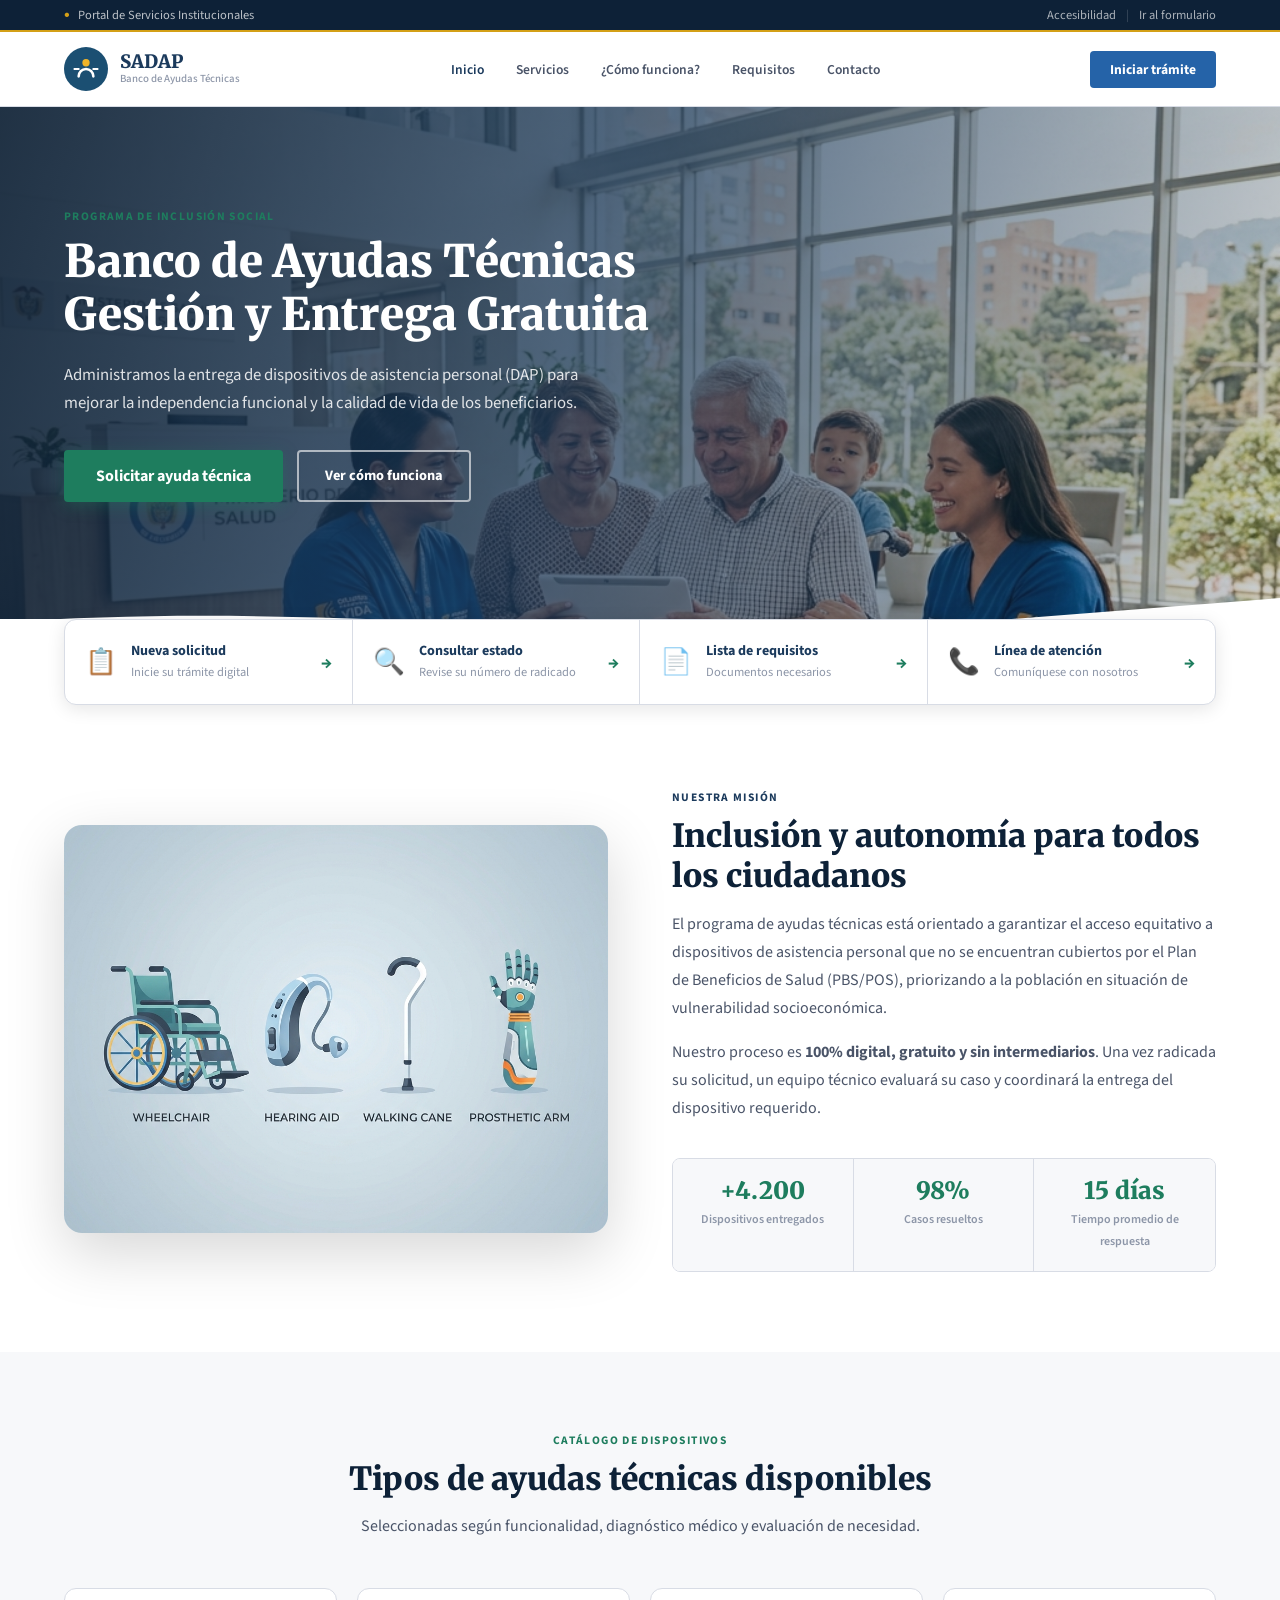
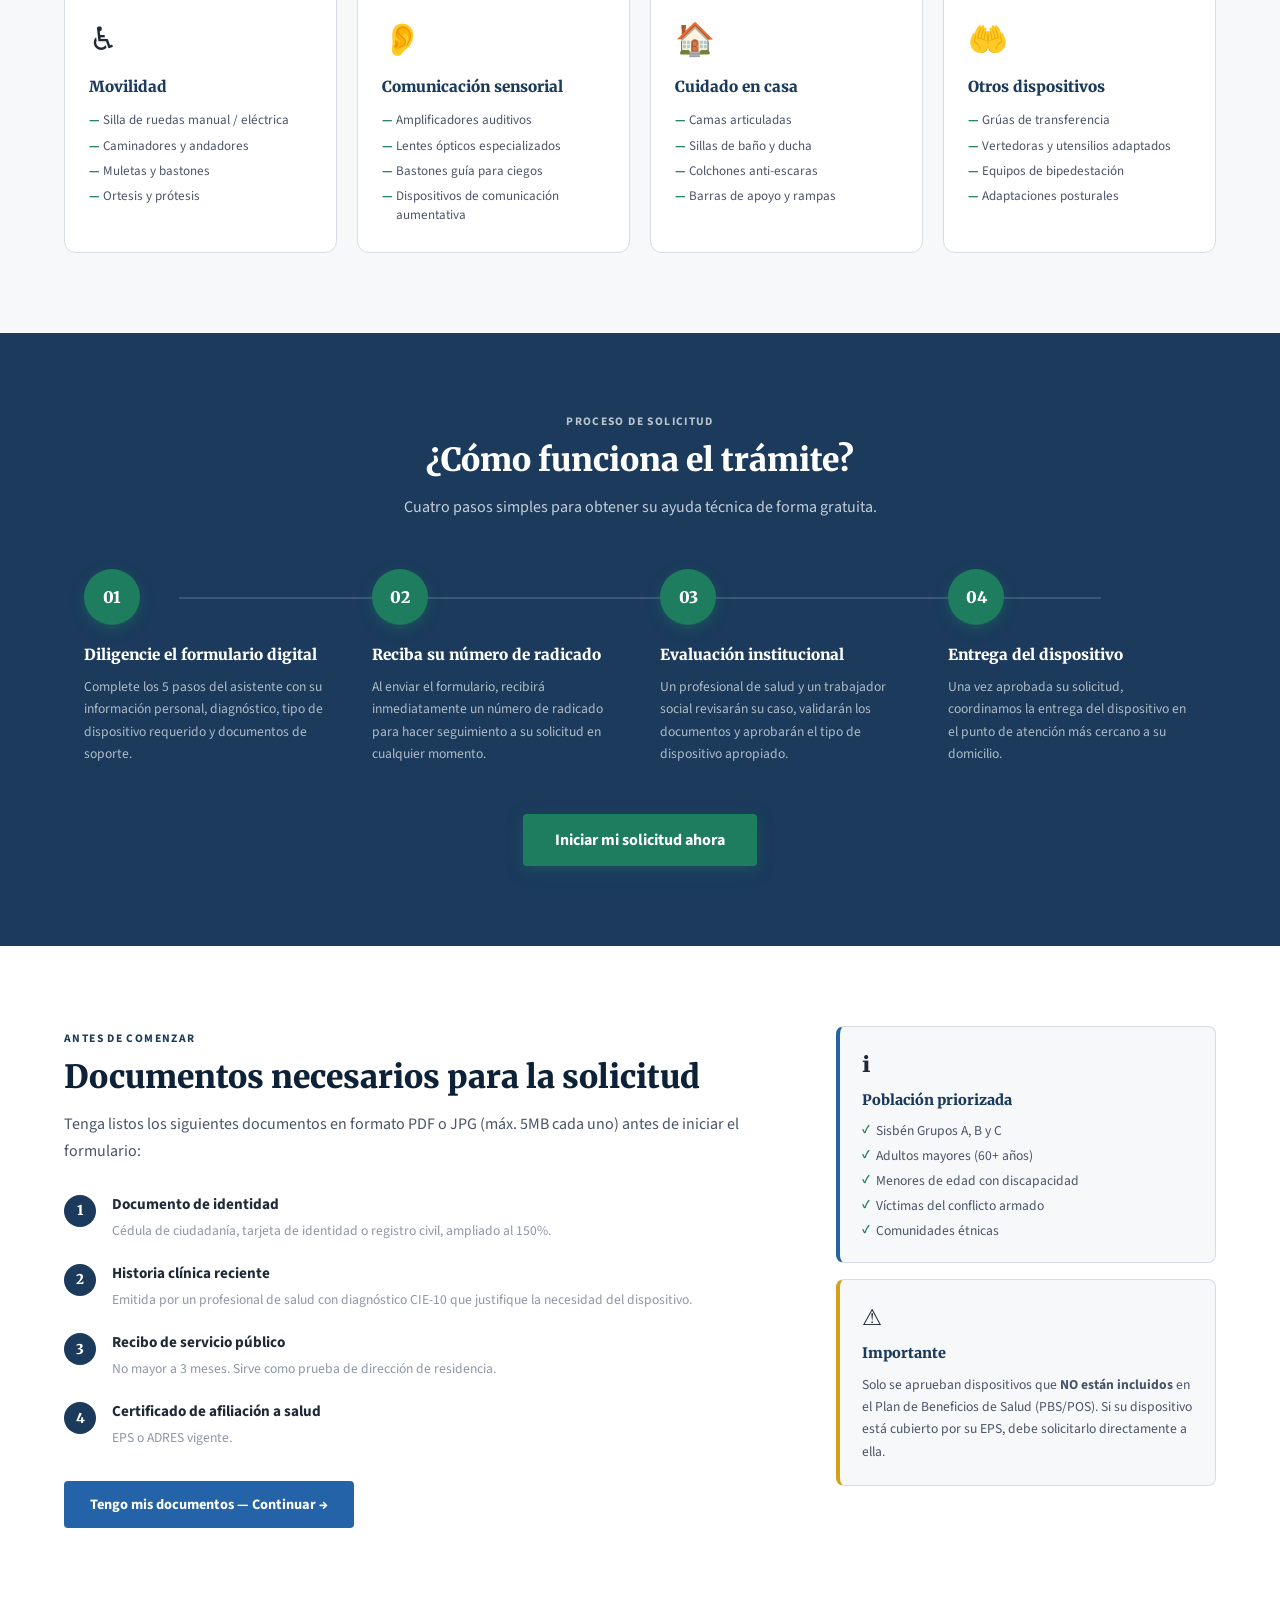
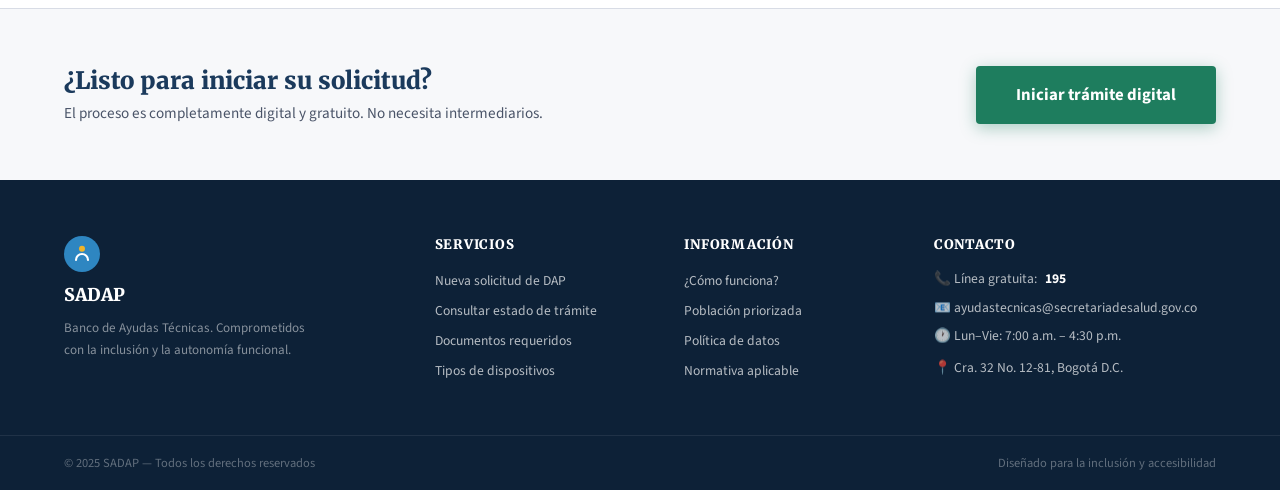
<file: frontend/home.html>
<!DOCTYPE html>
<html lang="es">
<head>
    <meta charset="UTF-8">
    <meta name="viewport" content="width=device-width, initial-scale=1.0">
    <meta name="description" content="Portal del Banco de Ayudas Técnicas. Solicite dispositivos de asistencia personal de manera digital, gratuita y segura.">
    <title>Banco de Ayudas Técnicas | Gestión Digital</title>
    <link rel="preconnect" href="https://fonts.googleapis.com">
    <link href="https://fonts.googleapis.com/css2?family=Source+Sans+3:wght@400;500;600;700&family=Merriweather:wght@700;900&display=swap" rel="stylesheet">
    <link rel="stylesheet" href="css/portal.css">
</head>
<body>

<!-- ░░ TOPBAR INSTITUCIONAL ░░ -->
<div class="topbar">
    <div class="container topbar__inner">
        <div class="topbar__left">
            <span class="topbar__dot">●</span>
            <span>Portal de Servicios Institucionales</span>
        </div>
        <div class="topbar__right">
            <a href="#accesibilidad" class="topbar__link">Accesibilidad</a>
            <span class="topbar__sep">|</span>
            <a href="form.html" class="topbar__link">Ir al formulario</a>
        </div>
    </div>
</div>

<!-- ░░ HEADER ░░ -->
<header class="site-header" id="site-header">
    <div class="container site-header__inner">
        <!-- Logo -->
        <a href="home.html" class="site-header__brand" aria-label="Inicio SADAP">
            <div class="logo-mark">
                <svg viewBox="0 0 42 42" fill="none" xmlns="http://www.w3.org/2000/svg" aria-hidden="true">
                    <circle cx="21" cy="21" r="21" fill="#1B4F72"/>
                    <path d="M14 28c0-3.866 3.134-7 7-7s7 3.134 7 7" stroke="#FFFFFF" stroke-width="2.5" stroke-linecap="round"/>
                    <circle cx="21" cy="15" r="3.5" fill="#F0B429"/>
                    <path d="M10 21h4M28 21h4" stroke="#FFFFFF" stroke-width="2" stroke-linecap="round"/>
                </svg>
            </div>
            <div class="logo-text">
                <span class="logo-text__name">SADAP</span>
                <span class="logo-text__sub">Banco de Ayudas Técnicas</span>
            </div>
        </a>

        <!-- Nav -->
        <nav class="main-nav" aria-label="Navegación principal">
            <ul class="main-nav__list" role="list">
                <li><a href="#inicio" class="main-nav__link main-nav__link--active">Inicio</a></li>
                <li><a href="#servicios" class="main-nav__link">Servicios</a></li>
                <li><a href="#proceso" class="main-nav__link">¿Cómo funciona?</a></li>
                <li><a href="#requisitos" class="main-nav__link">Requisitos</a></li>
                <li><a href="#contacto" class="main-nav__link">Contacto</a></li>
            </ul>
        </nav>

        <!-- CTA & menu -->
        <div class="site-header__actions">
            <a href="form.html" class="btn btn--primary btn--sm">Iniciar trámite</a>
            <button class="hamburger" id="hamburger" aria-label="Abrir menú" aria-expanded="false">
                <span></span><span></span><span></span>
            </button>
        </div>
    </div>

    <!-- Mobile menu -->
    <div class="mobile-menu" id="mobile-menu" hidden>
        <ul role="list">
            <li><a href="#inicio">Inicio</a></li>
            <li><a href="#servicios">Servicios</a></li>
            <li><a href="#proceso">¿Cómo funciona?</a></li>
            <li><a href="#requisitos">Requisitos</a></li>
            <li><a href="#contacto">Contacto</a></li>
            <li><a href="form.html" class="btn btn--primary" style="display:block;text-align:center;margin-top:8px">Iniciar trámite</a></li>
        </ul>
    </div>
</header>

<main>

    <!-- ░░ HERO ░░ -->
    <section class="hero" id="inicio" aria-labelledby="hero-title">
        <div class="hero__media">
            <img src="img/hero_home.png" alt="Persona en silla de ruedas recibiendo ayuda de un profesional de salud" class="hero__img" loading="eager">
            <div class="hero__scrim"></div>
        </div>
        <div class="container hero__content">
            <div class="hero__text">
                <span class="eyebrow">Programa de Inclusión Social</span>
                <h1 id="hero-title" class="hero__title">
                    Banco de Ayudas Técnicas<br>Gestión y Entrega Gratuita
                </h1>
                <p class="hero__desc">
                    Administramos la entrega de dispositivos de asistencia personal (DAP) para mejorar la independencia funcional y la calidad de vida de los beneficiarios.
                </p>
                <div class="hero__actions">
                    <a href="form.html" class="btn btn--cta">Solicitar ayuda técnica</a>
                    <a href="#proceso" class="btn btn--outline-white">Ver cómo funciona</a>
                </div>
            </div>
        </div>
        <div class="hero__wave">
            <svg viewBox="0 0 1440 60" preserveAspectRatio="none" xmlns="http://www.w3.org/2000/svg">
                <path d="M0 60V30C360 0 720 60 1080 30L1440 0V60H0Z" fill="#ffffff"/>
            </svg>
        </div>
    </section>

    <!-- ░░ QUICK ACCESS STRIP ░░ -->
    <section class="quick-access" aria-label="Accesos rápidos">
        <div class="container">
            <div class="quick-access__grid">
                <a href="form.html" class="qa-card">
                    <div class="qa-card__icon">📋</div>
                    <div class="qa-card__text">
                        <strong>Nueva solicitud</strong>
                        <span>Inicie su trámite digital</span>
                    </div>
                    <span class="qa-card__arrow">→</span>
                </a>
                <a href="form.html#consulta" class="qa-card" onclick="abrirConsultaHome()">
                    <div class="qa-card__icon">🔍</div>
                    <div class="qa-card__text">
                        <strong>Consultar estado</strong>
                        <span>Revise su número de radicado</span>
                    </div>
                    <span class="qa-card__arrow">→</span>
                </a>
                <a href="#requisitos" class="qa-card">
                    <div class="qa-card__icon">📄</div>
                    <div class="qa-card__text">
                        <strong>Lista de requisitos</strong>
                        <span>Documentos necesarios</span>
                    </div>
                    <span class="qa-card__arrow">→</span>
                </a>
                <a href="#contacto" class="qa-card">
                    <div class="qa-card__icon">📞</div>
                    <div class="qa-card__text">
                        <strong>Línea de atención</strong>
                        <span>Comuníquese con nosotros</span>
                    </div>
                    <span class="qa-card__arrow">→</span>
                </a>
            </div>
        </div>
    </section>

    <!-- ░░ ABOUT / MISSION ░░ -->
    <section class="about-section" id="servicios">
        <div class="container about-section__grid">
            <div class="about-section__image">
                <img src="img/services_banner.png" alt="Dispositivos de asistencia técnica" loading="lazy">
            </div>
            <div class="about-section__body">
                <span class="eyebrow eyebrow--dark">Nuestra misión</span>
                <h2 class="section-title">Inclusión y autonomía para todos los ciudadanos</h2>
                <p>El programa de ayudas técnicas está orientado a garantizar el acceso equitativo a dispositivos de asistencia personal que no se encuentran cubiertos por el Plan de Beneficios de Salud (PBS/POS), priorizando a la población en situación de vulnerabilidad socioeconómica.</p>
                <p style="margin-top:16px">Nuestro proceso es <strong>100% digital, gratuito y sin intermediarios</strong>. Una vez radicada su solicitud, un equipo técnico evaluará su caso y coordinará la entrega del dispositivo requerido.</p>
                <div class="about-stats">
                    <div class="stat-item">
                        <span class="stat-num">+4.200</span>
                        <span class="stat-label">Dispositivos entregados</span>
                    </div>
                    <div class="stat-item">
                        <span class="stat-num">98%</span>
                        <span class="stat-label">Casos resueltos</span>
                    </div>
                    <div class="stat-item">
                        <span class="stat-num">15 días</span>
                        <span class="stat-label">Tiempo promedio de respuesta</span>
                    </div>
                </div>
            </div>
        </div>
    </section>

    <!-- ░░ DEVICE CATEGORIES ░░ -->
    <section class="devices-section">
        <div class="container">
            <div class="section-header">
                <span class="eyebrow eyebrow--center">Catálogo de dispositivos</span>
                <h2 class="section-title section-title--center">Tipos de ayudas técnicas disponibles</h2>
                <p class="section-desc">Seleccionadas según funcionalidad, diagnóstico médico y evaluación de necesidad.</p>
            </div>
            <div class="devices-grid">
                <div class="device-card">
                    <div class="device-card__ico">♿</div>
                    <h3>Movilidad</h3>
                    <ul>
                        <li>Silla de ruedas manual / eléctrica</li>
                        <li>Caminadores y andadores</li>
                        <li>Muletas y bastones</li>
                        <li>Ortesis y prótesis</li>
                    </ul>
                </div>
                <div class="device-card">
                    <div class="device-card__ico">👂</div>
                    <h3>Comunicación sensorial</h3>
                    <ul>
                        <li>Amplificadores auditivos</li>
                        <li>Lentes ópticos especializados</li>
                        <li>Bastones guía para ciegos</li>
                        <li>Dispositivos de comunicación aumentativa</li>
                    </ul>
                </div>
                <div class="device-card">
                    <div class="device-card__ico">🏠</div>
                    <h3>Cuidado en casa</h3>
                    <ul>
                        <li>Camas articuladas</li>
                        <li>Sillas de baño y ducha</li>
                        <li>Colchones anti-escaras</li>
                        <li>Barras de apoyo y rampas</li>
                    </ul>
                </div>
                <div class="device-card">
                    <div class="device-card__ico">🤲</div>
                    <h3>Otros dispositivos</h3>
                    <ul>
                        <li>Grúas de transferencia</li>
                        <li>Vertedoras y utensilios adaptados</li>
                        <li>Equipos de bipedestación</li>
                        <li>Adaptaciones posturales</li>
                    </ul>
                </div>
            </div>
        </div>
    </section>

    <!-- ░░ PROCESO ░░ -->
    <section class="process-section" id="proceso">
        <div class="container">
            <div class="section-header">
                <span class="eyebrow eyebrow--center eyebrow--light">Proceso de solicitud</span>
                <h2 class="section-title section-title--center section-title--light">¿Cómo funciona el trámite?</h2>
                <p class="section-desc section-desc--light">Cuatro pasos simples para obtener su ayuda técnica de forma gratuita.</p>
            </div>
            <div class="process-steps">
                <div class="process-step">
                    <div class="ps-num">01</div>
                    <div class="ps-body">
                        <h3>Diligencie el formulario digital</h3>
                        <p>Complete los 5 pasos del asistente con su información personal, diagnóstico, tipo de dispositivo requerido y documentos de soporte.</p>
                    </div>
                </div>
                <div class="process-step">
                    <div class="ps-num">02</div>
                    <div class="ps-body">
                        <h3>Reciba su número de radicado</h3>
                        <p>Al enviar el formulario, recibirá inmediatamente un número de radicado para hacer seguimiento a su solicitud en cualquier momento.</p>
                    </div>
                </div>
                <div class="process-step">
                    <div class="ps-num">03</div>
                    <div class="ps-body">
                        <h3>Evaluación institucional</h3>
                        <p>Un profesional de salud y un trabajador social revisarán su caso, validarán los documentos y aprobarán el tipo de dispositivo apropiado.</p>
                    </div>
                </div>
                <div class="process-step">
                    <div class="ps-num">04</div>
                    <div class="ps-body">
                        <h3>Entrega del dispositivo</h3>
                        <p>Una vez aprobada su solicitud, coordinamos la entrega del dispositivo en el punto de atención más cercano a su domicilio.</p>
                    </div>
                </div>
            </div>
            <div style="text-align:center;margin-top:48px">
                <a href="form.html" class="btn btn--cta">Iniciar mi solicitud ahora</a>
            </div>
        </div>
    </section>

    <!-- ░░ REQUISITOS ░░ -->
    <section class="req-section" id="requisitos">
        <div class="container req-section__grid">
            <div class="req-section__body">
                <span class="eyebrow eyebrow--dark">Antes de comenzar</span>
                <h2 class="section-title">Documentos necesarios para la solicitud</h2>
                <p>Tenga listos los siguientes documentos en formato PDF o JPG (máx. 5MB cada uno) antes de iniciar el formulario:</p>
                <ol class="req-list">
                    <li>
                        <span class="req-num">1</span>
                        <div>
                            <strong>Documento de identidad</strong>
                            <p>Cédula de ciudadanía, tarjeta de identidad o registro civil, ampliado al 150%.</p>
                        </div>
                    </li>
                    <li>
                        <span class="req-num">2</span>
                        <div>
                            <strong>Historia clínica reciente</strong>
                            <p>Emitida por un profesional de salud con diagnóstico CIE-10 que justifique la necesidad del dispositivo.</p>
                        </div>
                    </li>
                    <li>
                        <span class="req-num">3</span>
                        <div>
                            <strong>Recibo de servicio público</strong>
                            <p>No mayor a 3 meses. Sirve como prueba de dirección de residencia.</p>
                        </div>
                    </li>
                    <li>
                        <span class="req-num">4</span>
                        <div>
                            <strong>Certificado de afiliación a salud</strong>
                            <p>EPS o ADRES vigente.</p>
                        </div>
                    </li>
                </ol>
                <div style="margin-top:32px">
                    <a href="form.html" class="btn btn--primary">Tengo mis documentos — Continuar →</a>
                </div>
            </div>
            <div class="req-section__aside">
                <div class="info-box">
                    <div class="info-box__icon">ℹ</div>
                    <h4>Población priorizada</h4>
                    <ul>
                        <li>Sisbén Grupos A, B y C</li>
                        <li>Adultos mayores (60+ años)</li>
                        <li>Menores de edad con discapacidad</li>
                        <li>Víctimas del conflicto armado</li>
                        <li>Comunidades étnicas</li>
                    </ul>
                </div>
                <div class="info-box info-box--warning">
                    <div class="info-box__icon">⚠</div>
                    <h4>Importante</h4>
                    <p>Solo se aprueban dispositivos que <strong>NO están incluidos</strong> en el Plan de Beneficios de Salud (PBS/POS). Si su dispositivo está cubierto por su EPS, debe solicitarlo directamente a ella.</p>
                </div>
            </div>
        </div>
    </section>

    <!-- ░░ CTA FINAL ░░ -->
    <section class="cta-section" aria-label="Llamado a la acción">
        <div class="container cta-section__inner">
            <div>
                <h2>¿Listo para iniciar su solicitud?</h2>
                <p>El proceso es completamente digital y gratuito. No necesita intermediarios.</p>
            </div>
            <a href="form.html" class="btn btn--cta btn--lg">Iniciar trámite digital</a>
        </div>
    </section>

</main>

<!-- ░░ FOOTER ░░ -->
<footer class="site-footer" id="contacto">
    <div class="container site-footer__grid">
        <div class="footer-brand">
            <div class="logo-mark logo-mark--sm">
                <svg viewBox="0 0 42 42" fill="none" xmlns="http://www.w3.org/2000/svg" aria-hidden="true">
                    <circle cx="21" cy="21" r="21" fill="#2E86C1"/>
                    <path d="M14 28c0-3.866 3.134-7 7-7s7 3.134 7 7" stroke="#FFFFFF" stroke-width="2.5" stroke-linecap="round"/>
                    <circle cx="21" cy="15" r="3.5" fill="#F0B429"/>
                </svg>
            </div>
            <p class="footer-brand__name">SADAP</p>
            <p class="footer-brand__desc">Banco de Ayudas Técnicas. Comprometidos con la inclusión y la autonomía funcional.</p>
        </div>
        <div class="footer-col">
            <h4>Servicios</h4>
            <ul>
                <li><a href="form.html">Nueva solicitud de DAP</a></li>
                <li><a href="form.html">Consultar estado de trámite</a></li>
                <li><a href="#requisitos">Documentos requeridos</a></li>
                <li><a href="#servicios">Tipos de dispositivos</a></li>
            </ul>
        </div>
        <div class="footer-col">
            <h4>Información</h4>
            <ul>
                <li><a href="#proceso">¿Cómo funciona?</a></li>
                <li><a href="#requisitos">Población priorizada</a></li>
                <li><a href="#">Política de datos</a></li>
                <li><a href="#">Normativa aplicable</a></li>
            </ul>
        </div>
        <div class="footer-col footer-col--contact">
            <h4>Contacto</h4>
            <p>📞 Línea gratuita: <strong>195</strong></p>
            <p>📧 ayudastecnicas@secretariadesalud.gov.co</p>
            <p>🕐 Lun–Vie: 7:00 a.m. – 4:30 p.m.</p>
            <p style="margin-top:12px">📍 Cra. 32 No. 12-81, Bogotá D.C.</p>
        </div>
    </div>
    <div class="site-footer__bottom">
        <div class="container">
            <span>© 2025 SADAP — Todos los derechos reservados</span>
            <span>Diseñado para la inclusión y accesibilidad</span>
        </div>
    </div>
</footer>

<script>
    // Mobile menu toggle
    const hamburger = document.getElementById('hamburger');
    const mobileMenu = document.getElementById('mobile-menu');
    hamburger.addEventListener('click', () => {
        const open = !mobileMenu.hidden;
        mobileMenu.hidden = open;
        hamburger.setAttribute('aria-expanded', String(!open));
        hamburger.classList.toggle('is-open', !open);
    });

    // Sticky header shadow on scroll
    const header = document.getElementById('site-header');
    window.addEventListener('scroll', () => {
        header.classList.toggle('is-scrolled', window.scrollY > 10);
    });

    // Smooth scroll for anchor links
    document.querySelectorAll('a[href^="#"]').forEach(a => {
        a.addEventListener('click', e => {
            const target = document.querySelector(a.getAttribute('href'));
            if (target) { e.preventDefault(); target.scrollIntoView({ behavior: 'smooth' }); }
        });
    });
</script>
</body>
</html>
</file>
<file: frontend/css/style.css>
/* ═══════════════════════════════════════════════════
   PORTAL INSTITUCIONAL — AYUDAS TÉCNICAS BOGOTÁ
   Paleta: Azul Institucional + Rojo Alcaldía + Amarillo Bogotá
   Tipografía: Montserrat + Open Sans
   ═══════════════════════════════════════════════════ */

/* ── VARIABLES ── */
:root {
    --azul:       #003B82; /* Azul Institucional principal */
    --azul-dark:  #002560;
    --azul-light: #E8F0FB;
    --rojo:       #D91E36; /* Rojo Alcaldía */
    --rojo-light: #FBE8EA;
    --amarillo:   #F5C400; /* Amarillo Bogotá */
    --verde:      #1B7A3A;
    --verde-light:#E8F5EC;

    --gray-50:    #F8F9FA;
    --gray-100:   #EFF1F3;
    --gray-200:   #DEE2E8;
    --gray-400:   #9BA3AE;
    --gray-600:   #555F6D;
    --gray-900:   #1A1D23;

    --white:      #FFFFFF;

    --shadow-sm:  0 1px 3px rgba(0,0,0,.08);
    --shadow-md:  0 4px 16px rgba(0,0,0,.1);
    --shadow-lg:  0 12px 40px rgba(0,0,0,.14);

    --radius-sm: 6px;
    --radius-md: 10px;
    --radius-lg: 16px;

    --font-head: 'Montserrat', sans-serif;
    --font-body: 'Open Sans', sans-serif;
}

/* ── RESET ── */
*, *::before, *::after { box-sizing: border-box; margin: 0; padding: 0; }

html { scroll-behavior: smooth; }

body {
    font-family: var(--font-body);
    font-size: 15px;
    line-height: 1.6;
    color: var(--gray-900);
    background: var(--gray-50);
}

/* ── TOPBAR GOV ── */
.topbar-gov {
    background: var(--azul-dark);
    color: rgba(255,255,255,.82);
    font-size: 0.78rem;
    font-family: var(--font-body);
    padding: 5px 0;
}
.topbar-inner {
    max-width: 1200px;
    margin: 0 auto;
    padding: 0 24px;
    display: flex;
    justify-content: space-between;
    align-items: center;
}
.topbar-right { font-weight: 600; }

/* ── SITE HEADER ── */
.site-header {
    background: var(--white);
    border-bottom: 3px solid var(--amarillo);
    position: sticky;
    top: 0;
    z-index: 100;
    box-shadow: var(--shadow-sm);
}
.header-inner {
    max-width: 1200px;
    margin: 0 auto;
    padding: 0 24px;
    display: flex;
    align-items: center;
    justify-content: space-between;
    height: 72px;
}
.header-brand { display: flex; align-items: center; gap: 14px; }
.logo-alcaldia {
    width: 50px; height: 50px;
    background: var(--azul);
    border-radius: 10px;
    display: flex; align-items: center; justify-content: center;
    font-size: 1.4rem;
    flex-shrink: 0;
}
.brand-text { display: flex; flex-direction: column; }
.brand-name {
    font-family: var(--font-head);
    font-weight: 700;
    font-size: 1rem;
    color: var(--azul-dark);
    line-height: 1.2;
}
.brand-sub {
    font-size: 0.75rem;
    color: var(--gray-600);
}
.header-nav { display: flex; gap: 12px; align-items: center; }
.btn-ghost {
    background: transparent;
    border: 1.5px solid var(--azul);
    color: var(--azul);
    font-family: var(--font-body);
    font-size: 0.85rem;
    font-weight: 600;
    padding: 8px 18px;
    border-radius: var(--radius-sm);
    cursor: pointer;
    transition: background .2s, color .2s;
}
.btn-ghost:hover { background: var(--azul); color: var(--white); }

/* ── HERO SECTION ── */
.hero-section {
    position: relative;
    min-height: 440px;
    display: flex;
    align-items: flex-end;
    background-image: url('../img/hero_discapacidad.png');
    background-size: cover;
    background-position: center 30%;
    overflow: hidden;
}
.hero-overlay {
    position: absolute;
    inset: 0;
    background: linear-gradient(
        90deg,
        rgba(0, 37, 96, 0.88) 0%,
        rgba(0, 59, 130, 0.65) 55%,
        rgba(0, 37, 96, 0.15) 100%
    );
}
.hero-content {
    position: relative;
    z-index: 2;
    max-width: 1200px;
    margin: 0 auto;
    padding: 60px 24px 56px;
    width: 100%;
}
.hero-badge {
    display: inline-block;
    background: var(--amarillo);
    color: var(--azul-dark);
    font-family: var(--font-head);
    font-size: 0.72rem;
    font-weight: 700;
    letter-spacing: .08em;
    text-transform: uppercase;
    padding: 4px 14px;
    border-radius: 20px;
    margin-bottom: 18px;
}
.hero-title {
    font-family: var(--font-head);
    font-weight: 800;
    font-size: clamp(1.8rem, 4vw, 3rem);
    color: var(--white);
    line-height: 1.18;
    margin-bottom: 18px;
    max-width: 640px;
}
.hero-desc {
    color: rgba(255,255,255,.88);
    font-size: 1rem;
    max-width: 560px;
    margin-bottom: 28px;
    line-height: 1.65;
}
.hero-pills {
    display: flex;
    flex-wrap: wrap;
    gap: 10px;
}
.pill {
    background: rgba(255,255,255,.15);
    backdrop-filter: blur(6px);
    border: 1px solid rgba(255,255,255,.3);
    color: var(--white);
    font-size: 0.82rem;
    font-weight: 600;
    padding: 6px 16px;
    border-radius: 20px;
}

/* ── INFO CARDS ── */
.info-cards-section {
    background: var(--azul);
    padding: 0;
}
.info-cards-inner {
    max-width: 1200px;
    margin: 0 auto;
    padding: 0 24px;
    display: grid;
    grid-template-columns: repeat(3, 1fr);
    gap: 0;
}
.info-card {
    padding: 32px 28px;
    border-right: 1px solid rgba(255,255,255,.12);
    color: var(--white);
    transition: background .2s;
}
.info-card:last-child { border-right: none; }
.info-card:hover { background: rgba(255,255,255,.07); }
.info-card-icon { font-size: 2rem; margin-bottom: 12px; display: block; }
.info-card h3 {
    font-family: var(--font-head);
    font-size: 0.95rem;
    font-weight: 700;
    margin-bottom: 8px;
}
.info-card p { font-size: 0.85rem; color: rgba(255,255,255,.75); line-height: 1.55; }

/* ── WIZARD SECTION ── */
.wizard-section {
    padding: 56px 24px;
}
.wizard-wrapper {
    max-width: 860px;
    margin: 0 auto;
}
.section-title-block {
    text-align: center;
    margin-bottom: 40px;
}
.section-eyebrow {
    display: inline-block;
    color: var(--rojo);
    font-family: var(--font-head);
    font-size: 0.75rem;
    font-weight: 700;
    letter-spacing: .1em;
    text-transform: uppercase;
    margin-bottom: 10px;
}
.section-title-block h2 {
    font-family: var(--font-head);
    font-size: 1.7rem;
    font-weight: 800;
    color: var(--azul-dark);
    margin-bottom: 10px;
}
.section-title-block p {
    color: var(--gray-600);
    max-width: 560px;
    margin: 0 auto;
}

/* ── WIZARD PROGRESS ── */
.wizard-progress {
    display: flex;
    align-items: center;
    justify-content: center;
    margin-bottom: 32px;
    flex-wrap: wrap;
    gap: 4px;
}
.step {
    display: flex;
    flex-direction: column;
    align-items: center;
    cursor: pointer;
    gap: 6px;
}
.step-num {
    width: 38px;
    height: 38px;
    border-radius: 50%;
    background: var(--gray-100);
    border: 2px solid var(--gray-200);
    color: var(--gray-400);
    display: flex;
    align-items: center;
    justify-content: center;
    font-family: var(--font-head);
    font-size: 0.9rem;
    font-weight: 700;
    transition: all .25s;
}
.step-label {
    font-size: 0.7rem;
    font-weight: 600;
    color: var(--gray-400);
    white-space: nowrap;
    transition: color .25s;
}
.step.active .step-num {
    background: var(--azul);
    border-color: var(--azul);
    color: var(--white);
    box-shadow: 0 0 0 4px var(--azul-light);
}
.step.active .step-label { color: var(--azul); }
.step.completed .step-num {
    background: var(--verde);
    border-color: var(--verde);
    color: var(--white);
}
.step.completed .step-label { color: var(--verde); }
.step-connector {
    height: 2px;
    width: 48px;
    background: var(--gray-200);
    margin-bottom: 22px;
    flex-shrink: 0;
    transition: background .3s;
}

/* ── WIZARD CARD ── */
.wizard-card {
    background: var(--white);
    border-radius: var(--radius-lg);
    box-shadow: var(--shadow-lg);
    overflow: hidden;
    border: 1px solid var(--gray-200);
}

/* ── WIZARD STEPS ── */
.wizard-step { display: none; padding: 40px 40px 32px; }
.wizard-step.active { display: block; }

.step-head { border-bottom: 2px solid var(--gray-100); padding-bottom: 20px; margin-bottom: 28px; }
.step-kicker {
    font-size: 0.72rem;
    font-weight: 700;
    letter-spacing: .1em;
    text-transform: uppercase;
    color: var(--rojo);
    margin-bottom: 6px;
    font-family: var(--font-head);
}
.step-head h2 {
    font-family: var(--font-head);
    font-size: 1.25rem;
    font-weight: 800;
    color: var(--azul-dark);
    margin-bottom: 6px;
}
.step-subtitle { font-size: 0.875rem; color: var(--gray-600); }

/* ── FORMS ── */
.form-group { display: flex; flex-direction: column; gap: 6px; }
.form-row { display: grid; grid-template-columns: 1fr 1fr; gap: 20px; }

label {
    font-size: 0.82rem;
    font-weight: 600;
    color: var(--gray-600);
    letter-spacing: .02em;
}

input[type="text"],
input[type="tel"],
input[type="email"],
input[type="date"],
select {
    width: 100%;
    height: 44px;
    padding: 0 14px;
    border: 1.5px solid var(--gray-200);
    border-radius: var(--radius-sm);
    font-family: var(--font-body);
    font-size: 0.9rem;
    color: var(--gray-900);
    background: var(--white);
    transition: border-color .2s, box-shadow .2s;
    outline: none;
    -webkit-appearance: none;
    appearance: none;
}

input:focus, select:focus {
    border-color: var(--azul);
    box-shadow: 0 0 0 3px var(--azul-light);
}

input.is-invalid, select.is-invalid {
    border-color: var(--rojo);
    box-shadow: 0 0 0 3px var(--rojo-light);
}

select {
    background-image: url("data:image/svg+xml,%3Csvg xmlns='http://www.w3.org/2000/svg' width='12' height='8' viewBox='0 0 12 8'%3E%3Cpath fill='%239BA3AE' d='M1 1l5 5 5-5'/%3E%3C/svg%3E");
    background-repeat: no-repeat;
    background-position: right 14px center;
    padding-right: 40px;
    cursor: pointer;
}

.form-group + .form-group,
.form-row + .form-group,
.form-group + .form-row,
.form-row + .form-row { margin-top: 18px; }

/* Cuidador section */
.subsection-header {
    display: flex;
    align-items: center;
    gap: 10px;
    background: var(--azul-light);
    border-left: 4px solid var(--azul);
    padding: 12px 16px;
    border-radius: 0 var(--radius-sm) var(--radius-sm) 0;
    margin: 20px 0 18px;
}
.subsection-icon { font-size: 1.2rem; }
.subsection-header h3 {
    font-family: var(--font-head);
    font-size: 0.95rem;
    font-weight: 700;
    color: var(--azul-dark);
}

/* Checkbox inline */
.checkbox-inline {
    display: flex;
    align-items: flex-start;
    gap: 10px;
    cursor: pointer;
    font-size: 0.9rem;
    padding: 14px 0 0;
}
.checkbox-inline input[type="checkbox"] {
    width: 18px;
    height: 18px;
    flex-shrink: 0;
    accent-color: var(--azul);
    cursor: pointer;
    margin-top: 2px;
}

/* Checkbox Grid */
.checkbox-grid {
    display: grid;
    grid-template-columns: repeat(auto-fill, minmax(160px, 1fr));
    gap: 10px;
    margin-top: 8px;
}
.checkbox-card {
    display: flex;
    align-items: center;
    gap: 0;
    border: 1.5px solid var(--gray-200);
    border-radius: var(--radius-sm);
    padding: 10px 14px;
    cursor: pointer;
    transition: border-color .2s, background .2s;
    font-size: 0.85rem;
    font-weight: 500;
}
.checkbox-card:hover { border-color: var(--azul); background: var(--azul-light); }
.checkbox-card input[type="checkbox"] {
    width: 16px;
    height: 16px;
    accent-color: var(--azul);
    margin-right: 10px;
    flex-shrink: 0;
}
.checkbox-card:has(input:checked) {
    border-color: var(--azul);
    background: var(--azul-light);
    color: var(--azul-dark);
    font-weight: 600;
}

/* Alert warning */
.alert-warning {
    background: #FFF8E1;
    border: 1.5px solid #F5C400;
    border-left: 4px solid #F5C400;
    border-radius: var(--radius-sm);
    padding: 14px 18px;
    font-size: 0.85rem;
    margin-bottom: 22px;
    color: #5D4E00;
}

/* ── FILE UPLOADS ── */
.docs-grid { display: grid; gap: 14px; }
.file-group {
    border: 1.5px dashed var(--gray-200);
    border-radius: var(--radius-md);
    padding: 16px 20px;
    background: var(--gray-50);
    transition: border-color .2s, background .2s;
}
.file-group:hover { border-color: var(--azul); background: var(--azul-light); }
.file-label-row {
    display: flex;
    align-items: flex-start;
    gap: 10px;
    margin-bottom: 10px;
}
.file-icon { font-size: 1.3rem; flex-shrink: 0; margin-top: 1px; }
.file-label-row label {
    font-size: 0.82rem;
    font-weight: 600;
    color: var(--gray-600);
    cursor: pointer;
}
input[type="file"] {
    width: 100%;
    height: auto;
    padding: 8px;
    border: 1px solid var(--gray-200);
    border-radius: var(--radius-sm);
    font-family: var(--font-body);
    font-size: 0.82rem;
    cursor: pointer;
    background: var(--white);
}
.file-name-display {
    margin-top: 8px;
    font-size: 0.82rem;
    font-weight: 600;
}
.file-error { font-size: 0.78rem; color: var(--rojo); margin-top: 4px; }
.field-error { font-size: 0.78rem; color: var(--rojo); margin-top: 6px; }

/* ── DECLARACIONES ── */
.declaraciones-container { display: flex; flex-direction: column; gap: 16px; margin-bottom: 4px; }
.checkbox-large {
    display: flex;
    align-items: flex-start;
    gap: 14px;
    padding: 18px;
    border: 1.5px solid var(--gray-200);
    border-radius: var(--radius-md);
    cursor: pointer;
    transition: border-color .2s, background .2s;
    font-size: 0.9rem;
    line-height: 1.55;
}
.checkbox-large:hover { border-color: var(--azul); background: var(--azul-light); }
.checkbox-large input[type="checkbox"] {
    width: 20px;
    height: 20px;
    flex-shrink: 0;
    accent-color: var(--azul);
    margin-top: 2px;
}
.checkbox-large:has(input:checked) {
    border-color: var(--verde);
    background: var(--verde-light);
}

/* ── BUTTONS ── */
.btn-primary {
    background: var(--azul);
    color: var(--white);
    border: none;
    padding: 12px 28px;
    border-radius: var(--radius-sm);
    font-family: var(--font-body);
    font-size: 0.9rem;
    font-weight: 700;
    cursor: pointer;
    transition: background .2s, transform .1s;
}
.btn-primary:hover { background: var(--azul-dark); transform: translateY(-1px); }
.btn-primary:active { transform: translateY(0); }

.btn-secondary {
    background: var(--white);
    color: var(--azul);
    border: 1.5px solid var(--azul);
    padding: 12px 24px;
    border-radius: var(--radius-sm);
    font-family: var(--font-body);
    font-size: 0.9rem;
    font-weight: 600;
    cursor: pointer;
    transition: background .2s;
}
.btn-secondary:hover { background: var(--azul-light); }

.btn-submit {
    background: var(--verde);
    color: var(--white);
    border: none;
    padding: 14px 36px;
    border-radius: var(--radius-sm);
    font-family: var(--font-head);
    font-size: 1rem;
    font-weight: 700;
    cursor: pointer;
    transition: background .2s, transform .1s, box-shadow .2s;
    box-shadow: 0 4px 14px rgba(27,122,58,.35);
}
.btn-submit:hover { background: #145E2D; transform: translateY(-2px); box-shadow: 0 8px 24px rgba(27,122,58,.4); }

.form-actions {
    display: flex;
    justify-content: space-between;
    align-items: center;
    gap: 12px;
    margin-top: 32px;
    padding-top: 20px;
    border-top: 1.5px solid var(--gray-100);
}
.form-actions:only-child, .form-actions > :only-child { margin-left: auto; }

/* ── HIDDEN SECTION ── */
.hidden-section {
    display: none;
    animation: slideDown .3s ease;
}
.hidden-section.active { display: block; }

@keyframes slideDown {
    from { opacity: 0; transform: translateY(-10px); }
    to   { opacity: 1; transform: translateY(0); }
}

/* ── SUCCESS ── */
.success-message {
    text-align: center;
    padding: 56px 32px;
}
.icon-success {
    width: 80px;
    height: 80px;
    background: var(--verde);
    border-radius: 50%;
    display: flex;
    align-items: center;
    justify-content: center;
    font-size: 2.5rem;
    color: var(--white);
    margin: 0 auto 24px;
    box-shadow: 0 8px 24px rgba(27,122,58,.3);
}
.success-message h2 {
    font-family: var(--font-head);
    font-size: 1.5rem;
    font-weight: 800;
    color: var(--verde);
    margin-bottom: 10px;
}
.success-message p { color: var(--gray-600); margin-bottom: 24px; }
.radicado-box {
    background: var(--azul-light);
    border: 2px solid var(--azul);
    border-radius: var(--radius-md);
    padding: 20px 32px;
    display: inline-block;
    margin: 8px 0 24px;
}
.radicado-box span { font-size: 0.8rem; color: var(--azul); font-weight: 600; text-transform: uppercase; }
.radicado-box h3 { font-family: var(--font-head); font-size: 1.6rem; font-weight: 800; color: var(--azul-dark); }
.small-text { font-size: 0.82rem; color: var(--gray-400); }

/* ── LOADING ── */
.loading-overlay {
    display: none;
    position: fixed;
    inset: 0;
    background: rgba(0,37,96,.55);
    backdrop-filter: blur(4px);
    z-index: 999;
    flex-direction: column;
    align-items: center;
    justify-content: center;
    color: var(--white);
    font-weight: 600;
    gap: 16px;
}
.loading-overlay.active { display: flex; }
.spinner {
    width: 48px;
    height: 48px;
    border: 4px solid rgba(255,255,255,.3);
    border-top-color: var(--white);
    border-radius: 50%;
    animation: spin 0.8s linear infinite;
}
@keyframes spin { to { transform: rotate(360deg); } }

/* ── MODAL ── */
.modal-overlay {
    position: fixed;
    inset: 0;
    background: rgba(0,37,96,.5);
    backdrop-filter: blur(4px);
    z-index: 200;
    display: flex;
    align-items: center;
    justify-content: center;
    padding: 20px;
}
.modal-overlay[hidden] { display: none; }
.modal-content {
    background: var(--white);
    border-radius: var(--radius-lg);
    padding: 32px;
    max-width: 480px;
    width: 100%;
    box-shadow: var(--shadow-lg);
    border-top: 4px solid var(--azul);
}
.modal-header {
    display: flex;
    justify-content: space-between;
    align-items: flex-start;
    margin-bottom: 16px;
}
.modal-header h2 {
    font-family: var(--font-head);
    font-size: 1.1rem;
    font-weight: 800;
    color: var(--azul-dark);
}
.icon-btn {
    background: var(--gray-100);
    border: none;
    border-radius: 50%;
    width: 32px;
    height: 32px;
    font-size: 1.3rem;
    cursor: pointer;
    display: flex;
    align-items: center;
    justify-content: center;
    color: var(--gray-600);
    transition: background .2s;
}
.icon-btn:hover { background: var(--rojo-light); color: var(--rojo); }

.consulta-resultado {
    background: var(--azul-light);
    border: 1px solid var(--azul);
    border-radius: var(--radius-sm);
    padding: 14px;
    font-size: 0.9rem;
    margin: 12px 0;
}

/* ── FOOTER ── */
.site-footer {
    background: var(--azul-dark);
    color: rgba(255,255,255,.8);
    margin-top: 0;
}
.footer-inner {
    max-width: 1200px;
    margin: 0 auto;
    padding: 40px 24px 32px;
    display: grid;
    grid-template-columns: repeat(3, 1fr);
    gap: 32px;
}
.footer-col strong {
    display: block;
    font-family: var(--font-head);
    font-weight: 700;
    color: var(--white);
    margin-bottom: 10px;
    font-size: 0.9rem;
}
.footer-col p { font-size: 0.85rem; line-height: 1.65; }
.footer-bottom {
    border-top: 1px solid rgba(255,255,255,.12);
    text-align: center;
    padding: 16px 24px;
    font-size: 0.78rem;
    color: rgba(255,255,255,.45);
}

/* ── RESPONSIVE ── */
@media (max-width: 768px) {
    .info-cards-inner { grid-template-columns: 1fr; }
    .info-card { border-right: none; border-bottom: 1px solid rgba(255,255,255,.12); }
    .footer-inner { grid-template-columns: 1fr; gap: 24px; }
    .wizard-step { padding: 28px 20px 24px; }
    .form-row { grid-template-columns: 1fr; }
    .hero-title { font-size: 1.6rem; }
    .hero-section { min-height: 360px; }
    .step-label { display: none; }
    .step-connector { width: 24px; }
    .checkbox-grid { grid-template-columns: 1fr 1fr; }
    .form-actions { flex-direction: column; }
    .form-actions button { width: 100%; }
}

@media (max-width: 480px) {
    .header-inner { height: 60px; }
    .brand-text .brand-sub { display: none; }
    .hero-pills { gap: 6px; }
    .pill { font-size: 0.75rem; padding: 4px 12px; }
}
</file>
<file: frontend/css/portal.css>
/* ═══════════════════════════════════════════════════
   PORTAL INSTITUCIONAL SADAP
   Inspirado en Colpensiones.gov.co / Portales Gov.co
   Paleta: Azul Noche + Verde Institucional + Ámbar
   Tipografía: Source Sans 3 + Merriweather
   ═══════════════════════════════════════════════════ */

/* ── TOKENS ─────────────────────────────────────── */
:root {
    /* Brand */
    --navy:       #1B3A5C;   /* Azul noche */
    --navy-dark:  #0D2137;
    --navy-mid:   #2563A8;
    --teal:       #1E7D5E;   /* Verde institucional */
    --teal-light: #E6F4EF;
    --amber:      #D4A017;   /* Ámbar dorado */
    --amber-soft: #FDF6DC;

    /* Neutrals */
    --gray-50:    #F7F8FA;
    --gray-100:   #EEF0F4;
    --gray-200:   #D8DCE5;
    --gray-400:   #8D96A8;
    --gray-600:   #4A5468;
    --gray-800:   #1F2937;
    --white:      #FFFFFF;

    /* Semantic */
    --danger:     #B91C1C;
    --warning:    #B45309;
    --success:    #15803D;

    /* Shadows */
    --shadow-xs:  0 1px 2px rgba(0,0,0,.06);
    --shadow-sm:  0 1px 6px rgba(0,0,0,.08);
    --shadow-md:  0 4px 18px rgba(0,0,0,.10);
    --shadow-lg:  0 12px 40px rgba(0,0,0,.13);
    --shadow-xl:  0 20px 60px rgba(0,0,0,.16);

    /* Radii */
    --r-xs: 4px;
    --r-sm: 8px;
    --r-md: 12px;
    --r-lg: 18px;
    --r-xl: 24px;

    /* Fonts */
    --ff-head: 'Merriweather', Georgia, serif;
    --ff-body: 'Source Sans 3', system-ui, sans-serif;

    /* Layout */
    --max-w: 1200px;
    --header-h: 74px;
}

/* ── RESET ──────────────────────────────────────── */
*,*::before,*::after { box-sizing: border-box; margin: 0; padding: 0; }
html { scroll-behavior: smooth; font-size: 16px; }
body { font-family: var(--ff-body); color: var(--gray-800); background: var(--white); -webkit-font-smoothing: antialiased; }
img { max-width: 100%; display: block; }
a { color: inherit; text-decoration: none; }
ul,ol { list-style: none; }
button { cursor: pointer; font-family: inherit; }

/* ── HELPERS ────────────────────────────────────── */
.container { max-width: var(--max-w); margin: 0 auto; padding: 0 24px; }

.eyebrow {
    display: inline-block;
    font-family: var(--ff-body);
    font-size: 0.72rem;
    font-weight: 700;
    letter-spacing: .12em;
    text-transform: uppercase;
    color: var(--teal);
    margin-bottom: 10px;
}
.eyebrow--dark { color: var(--navy); }
.eyebrow--center { display: block; text-align: center; }
.eyebrow--light { color: rgba(255,255,255,.7); }

.section-title {
    font-family: var(--ff-head);
    font-size: clamp(1.35rem, 2.5vw, 2rem);
    font-weight: 900;
    color: var(--navy-dark);
    line-height: 1.25;
    margin-bottom: 14px;
}
.section-title--center { text-align: center; }
.section-title--light { color: var(--white); }
.section-desc { font-size: 1rem; color: var(--gray-600); line-height: 1.7; }
.section-desc--light { color: rgba(255,255,255,.75); }
.section-header { margin-bottom: 48px; }
.section-header .section-desc { text-align: center; max-width: 560px; margin: 0 auto; }

/* ── BUTTONS ────────────────────────────────────── */
.btn {
    display: inline-flex;
    align-items: center;
    justify-content: center;
    gap: 6px;
    font-family: var(--ff-body);
    font-weight: 700;
    font-size: 0.9rem;
    border: none;
    border-radius: var(--r-xs);
    padding: 13px 26px;
    cursor: pointer;
    transition: all .2s;
    white-space: nowrap;
    text-decoration: none;
}
.btn--primary { background: var(--navy-mid); color: var(--white); }
.btn--primary:hover { background: var(--navy); box-shadow: var(--shadow-md); }
.btn--cta {
    background: var(--teal);
    color: var(--white);
    padding: 15px 32px;
    font-size: 1rem;
    box-shadow: 0 4px 16px rgba(30,125,94,.35);
}
.btn--cta:hover { background: #166649; transform: translateY(-2px); box-shadow: 0 8px 24px rgba(30,125,94,.4); }
.btn--outline-white {
    background: transparent;
    color: var(--white);
    border: 2px solid rgba(255,255,255,.6);
    padding: 13px 26px;
}
.btn--outline-white:hover { background: rgba(255,255,255,.12); border-color: var(--white); }
.btn--sm { padding: 9px 20px; font-size: 0.85rem; }
.btn--lg { padding: 17px 40px; font-size: 1.05rem; }

/* ── TOPBAR ─────────────────────────────────────── */
.topbar {
    background: var(--navy-dark);
    color: rgba(255,255,255,.72);
    font-size: 0.78rem;
    font-family: var(--ff-body);
    padding: 6px 0;
    border-bottom: 2px solid var(--amber);
}
.topbar__inner {
    display: flex;
    justify-content: space-between;
    align-items: center;
}
.topbar__left { display: flex; align-items: center; gap: 8px; }
.topbar__dot { color: var(--amber); font-size: 0.6rem; }
.topbar__right { display: flex; align-items: center; gap: 10px; }
.topbar__link { color: rgba(255,255,255,.65); transition: color .2s; }
.topbar__link:hover { color: var(--white); }
.topbar__sep { color: rgba(255,255,255,.2); }

/* ── SITE HEADER ────────────────────────────────── */
.site-header {
    position: sticky;
    top: 0;
    z-index: 200;
    background: var(--white);
    border-bottom: 1px solid var(--gray-200);
    transition: box-shadow .25s;
}
.site-header.is-scrolled { box-shadow: var(--shadow-md); }
.site-header__inner {
    display: flex;
    align-items: center;
    justify-content: space-between;
    height: var(--header-h);
    gap: 24px;
}
.site-header__brand { display: flex; align-items: center; gap: 12px; }

.logo-mark {
    width: 44px; height: 44px;
    flex-shrink: 0;
    border-radius: 10px;
    overflow: hidden;
}
.logo-mark svg { width: 100%; height: 100%; }
.logo-mark--sm { width: 36px; height: 36px; border-radius: 8px; }

.logo-text { display: flex; flex-direction: column; }
.logo-text__name {
    font-family: var(--ff-head);
    font-size: 1.15rem;
    font-weight: 900;
    color: var(--navy);
    line-height: 1.1;
}
.logo-text__sub { font-size: 0.68rem; color: var(--gray-400); font-weight: 500; line-height: 1.3; max-width: 220px; }

.main-nav__list { display: flex; gap: 4px; }
.main-nav__link {
    display: block;
    padding: 8px 14px;
    font-size: 0.85rem;
    font-weight: 600;
    color: var(--gray-600);
    border-radius: var(--r-xs);
    transition: color .2s, background .2s;
    white-space: nowrap;
}
.main-nav__link:hover { color: var(--navy); background: var(--gray-50); }
.main-nav__link--active { color: var(--navy); }

.site-header__actions { display: flex; align-items: center; gap: 12px; }

/* Hamburger */
.hamburger {
    display: none;
    flex-direction: column;
    gap: 5px;
    background: none;
    border: none;
    padding: 6px;
    border-radius: var(--r-xs);
}
.hamburger span {
    display: block; width: 22px; height: 2px;
    background: var(--gray-600);
    transition: transform .25s, opacity .25s;
    border-radius: 2px;
}
.hamburger.is-open span:nth-child(1) { transform: translateY(7px) rotate(45deg); }
.hamburger.is-open span:nth-child(2) { opacity: 0; }
.hamburger.is-open span:nth-child(3) { transform: translateY(-7px) rotate(-45deg); }

.mobile-menu {
    background: var(--white);
    border-top: 1px solid var(--gray-100);
    padding: 16px 24px 20px;
}
.mobile-menu ul { display: flex; flex-direction: column; gap: 4px; }
.mobile-menu a {
    display: block;
    padding: 10px 12px;
    font-size: 0.95rem;
    font-weight: 600;
    color: var(--gray-600);
    border-radius: var(--r-xs);
}
.mobile-menu a:hover { color: var(--navy); background: var(--gray-50); }

/* ── HERO ───────────────────────────────────────── */
.hero { position: relative; overflow: hidden; }
.hero__media { position: relative; width: 100%; height: 540px; }
.hero__img {
    width: 100%; height: 100%;
    object-fit: cover;
    object-position: center 25%;
    display: block;
}
.hero__scrim {
    position: absolute; inset: 0;
    background: linear-gradient(
        105deg,
        rgba(13, 33, 55, 0.90) 0%,
        rgba(27, 58, 92, 0.75) 45%,
        rgba(13, 33, 55, 0.20) 100%
    );
}
.hero__content {
    position: absolute;
    inset: 0;
    display: flex;
    align-items: center;
}
.hero__text { max-width: 600px; padding: 0 0 48px; }
.hero__title {
    font-family: var(--ff-head);
    font-size: clamp(1.8rem, 4vw, 2.8rem);
    font-weight: 900;
    color: var(--white);
    line-height: 1.18;
    margin-bottom: 20px;
}
.hero__desc {
    font-size: 1.05rem;
    color: rgba(255,255,255,.85);
    line-height: 1.7;
    margin-bottom: 32px;
    max-width: 520px;
}
.hero__actions { display: flex; gap: 14px; flex-wrap: wrap; }
.hero__wave {
    position: absolute;
    bottom: -1px; left: 0; right: 0;
    line-height: 0;
}
.hero__wave svg { width: 100%; height: 50px; }

/* ── QUICK ACCESS ───────────────────────────────── */
.quick-access {
    background: var(--white);
    padding: 0 0 0;
    position: relative;
    z-index: 2;
}
.quick-access__grid {
    display: grid;
    grid-template-columns: repeat(4, 1fr);
    gap: 0;
    border: 1px solid var(--gray-200);
    border-radius: var(--r-md);
    overflow: hidden;
    box-shadow: var(--shadow-md);
    margin: -28px 0 0;
    background: var(--white);
}
.qa-card {
    display: flex;
    align-items: center;
    gap: 14px;
    padding: 22px 20px;
    border-right: 1px solid var(--gray-200);
    transition: background .2s;
    text-decoration: none;
    color: inherit;
}
.qa-card:last-child { border-right: none; }
.qa-card:hover { background: var(--gray-50); }
.qa-card:hover .qa-card__arrow { transform: translateX(4px); }
.qa-card__icon { font-size: 1.6rem; flex-shrink: 0; }
.qa-card__text { flex: 1; }
.qa-card__text strong { display: block; font-size: 0.88rem; font-weight: 700; color: var(--navy); line-height: 1.3; }
.qa-card__text span { font-size: 0.78rem; color: var(--gray-400); }
.qa-card__arrow { color: var(--teal); font-size: 1.1rem; font-weight: 700; transition: transform .2s; flex-shrink: 0; }

/* ── ABOUT SECTION ──────────────────────────────── */
.about-section { padding: 80px 0; background: var(--white); }
.about-section__grid { display: grid; grid-template-columns: 1fr 1fr; gap: 64px; align-items: center; }
.about-section__image {
    border-radius: var(--r-lg);
    overflow: hidden;
    box-shadow: var(--shadow-xl);
    aspect-ratio: 4/3;
}
.about-section__image img { width: 100%; height: 100%; object-fit: cover; }
.about-section__body p { font-size: 1rem; color: var(--gray-600); line-height: 1.75; }
.about-stats {
    display: grid;
    grid-template-columns: repeat(3, 1fr);
    gap: 0;
    margin-top: 36px;
    border: 1px solid var(--gray-200);
    border-radius: var(--r-sm);
    overflow: hidden;
}
.stat-item {
    padding: 20px 16px;
    text-align: center;
    border-right: 1px solid var(--gray-200);
    background: var(--gray-50);
}
.stat-item:last-child { border-right: none; }
.stat-num {
    display: block;
    font-family: var(--ff-head);
    font-size: 1.5rem;
    font-weight: 900;
    color: var(--teal);
    line-height: 1;
    margin-bottom: 4px;
}
.stat-label { font-size: 0.75rem; color: var(--gray-400); font-weight: 600; line-height: 1.3; }

/* ── DEVICES SECTION ────────────────────────────── */
.devices-section { background: var(--gray-50); padding: 80px 0; }
.devices-grid { display: grid; grid-template-columns: repeat(4, 1fr); gap: 20px; }
.device-card {
    background: var(--white);
    border: 1px solid var(--gray-200);
    border-radius: var(--r-md);
    padding: 28px 24px;
    transition: border-color .2s, box-shadow .2s, transform .2s;
}
.device-card:hover { border-color: var(--navy-mid); box-shadow: var(--shadow-md); transform: translateY(-4px); }
.device-card__ico { font-size: 2rem; margin-bottom: 14px; display: block; }
.device-card h3 {
    font-family: var(--ff-head);
    font-size: 0.95rem;
    font-weight: 900;
    color: var(--navy);
    margin-bottom: 14px;
    line-height: 1.3;
}
.device-card ul { display: flex; flex-direction: column; gap: 7px; }
.device-card li {
    font-size: 0.82rem;
    color: var(--gray-600);
    padding-left: 14px;
    position: relative;
    line-height: 1.4;
}
.device-card li::before {
    content: '—';
    position: absolute;
    left: 0;
    color: var(--teal);
    font-weight: 700;
}

/* ── PROCESS SECTION ────────────────────────────── */
.process-section {
    background: var(--navy);
    padding: 80px 0;
}
.process-steps { display: grid; grid-template-columns: repeat(4, 1fr); gap: 0; position: relative; }
.process-steps::before {
    content: '';
    position: absolute;
    top: 28px;
    left: 10%;
    right: 10%;
    height: 2px;
    background: rgba(255,255,255,.15);
}
.process-step {
    padding: 0 20px;
    position: relative;
    z-index: 1;
}
.ps-num {
    width: 56px; height: 56px;
    background: var(--teal);
    border-radius: 50%;
    display: flex;
    align-items: center;
    justify-content: center;
    font-family: var(--ff-head);
    font-size: 1rem;
    font-weight: 900;
    color: var(--white);
    margin-bottom: 20px;
    box-shadow: 0 4px 14px rgba(30,125,94,.4);
}
.ps-body h3 {
    font-family: var(--ff-head);
    font-size: 0.95rem;
    font-weight: 900;
    color: var(--white);
    margin-bottom: 10px;
    line-height: 1.35;
}
.ps-body p { font-size: 0.85rem; color: rgba(255,255,255,.65); line-height: 1.65; }

/* ── REQUISITOS ─────────────────────────────────── */
.req-section { background: var(--white); padding: 80px 0; }
.req-section__grid { display: grid; grid-template-columns: 1fr 380px; gap: 64px; align-items: start; }
.req-section__body p { font-size: 1rem; color: var(--gray-600); line-height: 1.7; margin-bottom: 28px; }
.req-list { display: flex; flex-direction: column; gap: 20px; }
.req-list li { display: flex; gap: 16px; align-items: flex-start; }
.req-num {
    width: 32px; height: 32px;
    border-radius: 50%;
    background: var(--navy);
    color: var(--white);
    font-family: var(--ff-head);
    font-weight: 900;
    font-size: 0.85rem;
    display: flex;
    align-items: center;
    justify-content: center;
    flex-shrink: 0;
    margin-top: 2px;
}
.req-list strong {
    display: block;
    font-size: 0.95rem;
    color: var(--gray-800);
    margin-bottom: 4px;
}
.req-list p { font-size: 0.85rem; color: var(--gray-400); margin: 0; }

.req-section__aside { display: flex; flex-direction: column; gap: 16px; }

.info-box {
    background: var(--gray-50);
    border: 1px solid var(--gray-200);
    border-left: 4px solid var(--navy-mid);
    border-radius: var(--r-sm);
    padding: 22px;
}
.info-box--warning { border-left-color: var(--amber); }
.info-box__icon { font-size: 1.4rem; margin-bottom: 10px; display: block; }
.info-box h4 {
    font-family: var(--ff-head);
    font-size: 0.9rem;
    font-weight: 900;
    color: var(--navy);
    margin-bottom: 12px;
}
.info-box ul { display: flex; flex-direction: column; gap: 6px; }
.info-box li {
    font-size: 0.85rem;
    color: var(--gray-600);
    padding-left: 14px;
    position: relative;
}
.info-box li::before { content: '✓'; position: absolute; left: 0; color: var(--teal); font-weight: 700; font-size: 0.75rem; }
.info-box p { font-size: 0.85rem; color: var(--gray-600); line-height: 1.65; }

/* ── CTA STRIP ──────────────────────────────────── */
.cta-section { background: var(--gray-50); border-top: 1px solid var(--gray-200); padding: 56px 0; }
.cta-section__inner {
    display: flex;
    align-items: center;
    justify-content: space-between;
    gap: 32px;
    flex-wrap: wrap;
}
.cta-section__inner h2 {
    font-family: var(--ff-head);
    font-size: 1.5rem;
    font-weight: 900;
    color: var(--navy);
    margin-bottom: 6px;
}
.cta-section__inner p { font-size: 0.95rem; color: var(--gray-600); }

/* ── FOOTER ─────────────────────────────────────── */
.site-footer { background: var(--navy-dark); color: rgba(255,255,255,.7); padding: 56px 0 0; }
.site-footer__grid {
    display: grid;
    grid-template-columns: 1.6fr 1fr 1fr 1.4fr;
    gap: 48px;
    padding-bottom: 48px;
}
.footer-brand { display: flex; flex-direction: column; gap: 12px; }
.footer-brand__name {
    font-family: var(--ff-head);
    font-size: 1.1rem;
    font-weight: 900;
    color: var(--white);
}
.footer-brand__desc { font-size: 0.82rem; color: rgba(255,255,255,.5); line-height: 1.65; max-width: 260px; }
.footer-col h4 {
    font-family: var(--ff-head);
    font-size: 0.82rem;
    font-weight: 900;
    color: var(--white);
    letter-spacing: .06em;
    text-transform: uppercase;
    margin-bottom: 16px;
}
.footer-col ul { display: flex; flex-direction: column; gap: 8px; }
.footer-col li a { font-size: 0.85rem; transition: color .2s; }
.footer-col li a:hover { color: var(--white); }
.footer-col--contact p {
    font-size: 0.85rem;
    display: flex;
    align-items: flex-start;
    gap: 8px;
    margin-bottom: 8px;
    line-height: 1.5;
}
.footer-col--contact strong { color: var(--white); }
.site-footer__bottom {
    border-top: 1px solid rgba(255,255,255,.08);
    padding: 18px 0;
}
.site-footer__bottom .container {
    display: flex;
    justify-content: space-between;
    align-items: center;
    font-size: 0.78rem;
    color: rgba(255,255,255,.35);
}

/* ── RESPONSIVE ─────────────────────────────────── */
@media (max-width: 1024px) {
    .devices-grid { grid-template-columns: repeat(2, 1fr); }
    .process-steps { grid-template-columns: repeat(2, 1fr); gap: 36px; }
    .process-steps::before { display: none; }
    .site-footer__grid { grid-template-columns: 1fr 1fr; gap: 32px; }
    .about-section__grid { grid-template-columns: 1fr; }
    .about-section__image { max-height: 340px; }
    .req-section__grid { grid-template-columns: 1fr; }
}

@media (max-width: 768px) {
    .main-nav { display: none; }
    .hamburger { display: flex; }
    .quick-access__grid { grid-template-columns: 1fr 1fr; }
    .hero__media { height: 400px; }
    .hero__title { font-size: 1.65rem; }
    .btn--cta { padding: 12px 24px; font-size: 0.9rem; }
    .cta-section__inner { flex-direction: column; text-align: center; }
    .about-stats { grid-template-columns: 1fr; border-radius: var(--r-sm); }
    .stat-item { border-right: none; border-bottom: 1px solid var(--gray-200); }
    .stat-item:last-child { border-bottom: none; }
    .site-footer__grid { grid-template-columns: 1fr; gap: 28px; }
    .site-footer__bottom .container { flex-direction: column; gap: 6px; text-align: center; }
    .devices-grid { grid-template-columns: 1fr; }
    .process-steps { grid-template-columns: 1fr; }
}

@media (max-width: 540px) {
    .quick-access__grid { grid-template-columns: 1fr; border-radius: 0; margin-top: 0; }
    .logo-text__sub { display: none; }
    .hero__text { padding: 0 0 64px; }
    .hero__actions { flex-direction: column; }
    .hero__actions .btn { width: 100%; text-align: center; }
}
</file>
<file: frontend/css/admin_portal.css>
/* ═══════════════════════════════════════════════════
   ADMIN PORTAL — Rediseño Institucional Senior
   Inspirado en estándares gubernamentales
   ═══════════════════════════════════════════════════ */

/* ── LOGIN PAGE ─────────────────────────────────── */
.admin-login-layout {
    min-height: 100vh;
    display: flex;
    align-items: center;
    justify-content: center;
    background: #F0F4F8;
    background-image: 
        radial-gradient(at 0% 0%, rgba(30, 125, 94, 0.05) 0px, transparent 50%),
        radial-gradient(at 100% 100%, rgba(27, 58, 92, 0.05) 0px, transparent 50%);
    padding: 24px;
}

.login-portal-card {
    background: var(--white);
    width: 100%;
    max-width: 420px;
    border-radius: var(--r-lg);
    box-shadow: var(--shadow-xl);
    border: 1px solid var(--gray-200);
    overflow: hidden;
    position: relative;
}

.login-portal-card::before {
    content: '';
    display: block;
    height: 6px;
    background: linear-gradient(90deg, var(--navy) 0%, var(--teal) 100%);
}

.login-portal-header {
    padding: 40px 40px 24px;
    text-align: center;
}

.login-portal-logo {
    margin: 0 auto 20px;
    width: 64px; height: 64px;
}

.login-portal-header h1 {
    font-family: var(--ff-head);
    font-size: 1.4rem;
    font-weight: 900;
    color: var(--navy-dark);
    margin-bottom: 8px;
}

.login-portal-header p {
    font-size: 0.88rem;
    color: var(--gray-400);
    font-weight: 500;
}

.login-portal-body {
    padding: 0 40px 48px;
}

/* ── DASHBOARD LAYOUT ───────────────────────────── */
.admin-layout {
    display: flex;
    height: 100vh;
    background: #F8FAFC;
    overflow: hidden;
}

/* ── SIDEBAR ────────────────────────────────────── */
.admin-sidebar {
    width: 280px;
    background: var(--navy-dark);
    color: var(--white);
    display: flex;
    flex-direction: column;
    z-index: 100;
    transition: transform .3s ease;
}

.admin-sidebar-header {
    padding: 24px;
    border-bottom: 1px solid rgba(255,255,255,0.08);
    display: flex;
    align-items: center;
    gap: 12px;
}

.admin-sidebar-logo {
    width: 38px; height: 38px;
    background: var(--navy);
    border-radius: 8px;
    display: flex;
    align-items: center;
    justify-content: center;
}

.admin-sidebar-title {
    font-family: var(--ff-head);
    font-size: 1rem;
    font-weight: 900;
    letter-spacing: 0.02em;
}

.admin-nav {
    flex: 1;
    padding: 24px 0;
    overflow-y: auto;
}

.nav-group-label {
    padding: 0 24px 12px;
    font-size: 0.7rem;
    font-weight: 800;
    text-transform: uppercase;
    letter-spacing: 0.1em;
    color: rgba(255,255,255,0.3);
}

.admin-nav-item {
    width: 100%;
    display: flex;
    align-items: center;
    gap: 12px;
    padding: 14px 24px;
    background: transparent;
    border: none;
    color: rgba(255,255,255,0.6);
    font-size: 0.9rem;
    font-weight: 600;
    cursor: pointer;
    transition: all .2s;
    text-align: left;
    border-left: 4px solid transparent;
}

.admin-nav-item:hover {
    background: rgba(255,255,255,0.05);
    color: var(--white);
}

.admin-nav-item.active {
    background: rgba(255,255,255,0.08);
    color: var(--white);
    border-left-color: var(--teal);
}

.admin-nav-item--danger { color: #FECACA; }
.admin-nav-item--danger.active { border-left-color: #EF4444; }

.admin-sidebar-footer {
    padding: 20px;
    border-top: 1px solid rgba(255,255,255,0.08);
}

/* ── MAIN CONTENT ───────────────────────────────── */
.admin-main {
    flex: 1;
    display: flex;
    flex-direction: column;
    overflow: hidden;
}

.admin-header {
    height: 74px;
    background: var(--white);
    border-bottom: 1px solid var(--gray-200);
    display: flex;
    align-items: center;
    justify-content: space-between;
    padding: 0 32px;
    flex-shrink: 0;
}

.header-user-info {
    display: flex;
    align-items: center;
    gap: 12px;
}

.user-avatar {
    width: 36px; height: 36px;
    background: var(--navy-mid);
    color: var(--white);
    border-radius: 50%;
    display: flex; align-items: center; justify-content: center;
    font-weight: 700;
    font-size: 0.85rem;
}

.user-meta { display: flex; flex-direction: column; }
.user-name { font-size: 0.88rem; font-weight: 700; color: var(--navy-dark); line-height: 1.2; }
.user-role { font-size: 0.72rem; color: var(--gray-400); font-weight: 600; }

.admin-content {
    flex: 1;
    padding: 32px;
    overflow-y: auto;
}

/* ── STATS GRID ─────────────────────────────────── */
.stats-grid {
    display: grid;
    grid-template-columns: repeat(4, 1fr);
    gap: 20px;
    margin-bottom: 32px;
}

.stat-card {
    background: var(--white);
    padding: 24px;
    border-radius: var(--r-md);
    border: 1px solid var(--gray-200);
    box-shadow: var(--shadow-sm);
    display: flex;
    align-items: center;
    gap: 16px;
}

.stat-card-icon {
    width: 48px; height: 48px;
    border-radius: 12px;
    display: flex; align-items: center; justify-content: center;
    font-size: 1.5rem;
    flex-shrink: 0;
}

.stat-card-content { flex: 1; }
.stat-card-label { font-size: 0.75rem; font-weight: 700; color: var(--gray-400); text-transform: uppercase; letter-spacing: 0.05em; margin-bottom: 4px; }
.stat-card-value { font-size: 1.5rem; font-weight: 900; color: var(--navy-dark); font-family: var(--ff-head); line-height: 1; }

.stat-card--blue .stat-card-icon { background: #EEF3FB; color: var(--navy-mid); }
.stat-card--teal .stat-card-icon { background: var(--teal-light); color: var(--teal); }
.stat-card--amber .stat-card-icon { background: var(--amber-soft); color: var(--amber); }
.stat-card--red .stat-card-icon { background: #FEF2F2; color: var(--danger); }

/* ── SECTION HEADER ─────────────────────────────── */
.view-header {
    display: flex;
    justify-content: space-between;
    align-items: flex-end;
    margin-bottom: 24px;
}

.view-title h2 {
    font-family: var(--ff-head);
    font-size: 1.25rem;
    font-weight: 900;
    color: var(--navy-dark);
}

.view-title p { font-size: 0.88rem; color: var(--gray-400); margin-top: 4px; }

/* ── DATA TABLES ────────────────────────────────── */
.table-card {
    background: var(--white);
    border: 1px solid var(--gray-200);
    border-radius: var(--r-md);
    box-shadow: var(--shadow-sm);
    overflow: hidden;
}

.table-toolbar {
    padding: 16px 20px;
    background: var(--gray-50);
    border-bottom: 1px solid var(--gray-200);
    display: flex;
    justify-content: space-between;
    gap: 16px;
}

.search-wrapper { position: relative; flex: 1; max-width: 400px; }
.search-wrapper i { position: absolute; left: 12px; top: 50%; transform: translateY(-50%); color: var(--gray-400); font-size: 0.9rem; }
.search-input { width: 100%; padding-left: 36px !important; }

.table-scroll { overflow-x: auto; min-width: 100%; }

.admin-table {
    width: 100%;
    border-collapse: collapse;
    font-size: 0.88rem;
}

.admin-table th {
    background: var(--white);
    padding: 14px 20px;
    text-align: left;
    font-weight: 800;
    color: var(--navy-mid);
    text-transform: uppercase;
    font-size: 0.72rem;
    letter-spacing: 0.08em;
    border-bottom: 2px solid var(--gray-100);
    white-space: nowrap;
}

.admin-table td {
    padding: 16px 20px;
    border-bottom: 1px solid var(--gray-100);
    color: var(--gray-800);
    vertical-align: middle;
}

.admin-table tr:hover td { background: var(--gray-50); }

/* Senior Badges */
.badge {
    display: inline-flex;
    align-items: center;
    padding: 4px 12px;
    border-radius: 20px;
    font-size: 0.72rem;
    font-weight: 800;
    text-transform: uppercase;
    letter-spacing: 0.03em;
}

.badge--success { background: #E6FFFA; color: #047481; border: 1px solid #B2F5EA; }
.badge--warning { background: #FFFBEB; color: #92400E; border: 1px solid #FDE68A; }
.badge--danger { background: #FEF2F2; color: #991B1B; border: 1px solid #FECACA; }
.badge--info { background: #EBF8FF; color: #2C5282; border: 1px solid #BEE3F8; }

.btn--table {
    padding: 6px 12px;
    font-size: 0.75rem;
    font-weight: 700;
    border-radius: 6px;
}

/* ── OVERRIDES & REFINEMENTS ────────────────────── */
.admin-tab { display: none; }
.admin-tab.active { display: block; animation: dashIn .35s ease-out; }

@keyframes dashIn {
    from { opacity: 0; transform: translateY(10px); }
    to { opacity: 1; transform: translateY(0); }
}

/* ── RESPONSIVE ─────────────────────────────────── */
@media (max-width: 1200px) {
    .stats-grid { grid-template-columns: repeat(2, 1fr); }
}

@media (max-width: 768px) {
    .admin-sidebar {
        position: fixed; inset: 0 0 0 auto;
        transform: translateX(100%);
    }
    .sidebar-open .admin-sidebar { transform: translateX(0); }
    .stats-grid { grid-template-columns: 1fr; }
    .table-toolbar { flex-direction: column; }
    .admin-header { padding: 0 16px; }
}
</file>
<file: frontend/css/form.css>
/* ═══════════════════════════════════════════════════
   FORM.CSS — Estilos del formulario DAP
   Extiende portal.css
   ═══════════════════════════════════════════════════ */

.form-page { background: #F0F2F5; }

/* ── BREADCRUMB ─────────────────────────────────── */
.form-breadcrumb {
    display: flex;
    align-items: center;
    gap: 8px;
    font-size: 0.82rem;
    color: var(--gray-400);
    flex: 1;
    padding: 0 24px;
    overflow: hidden;
    white-space: nowrap;
}
.form-breadcrumb a { color: var(--navy-mid); text-decoration: none; font-weight: 600; }
.form-breadcrumb a:hover { text-decoration: underline; }
.form-breadcrumb__current { color: var(--gray-600); font-weight: 600; overflow: hidden; text-overflow: ellipsis; }

/* ── MAIN ───────────────────────────────────────── */
.form-main { padding: 36px 24px 56px; min-height: calc(100vh - 200px); }
.form-wrapper { max-width: 820px; margin: 0 auto; }

/* ── INTRO ──────────────────────────────────────── */
.form-intro {
    background: var(--white);
    border: 1px solid var(--gray-200);
    border-radius: var(--r-md);
    padding: 22px 28px;
    margin-bottom: 24px;
    display: flex;
    justify-content: space-between;
    align-items: center;
    gap: 20px;
}
.form-intro__title {
    font-family: var(--ff-head);
    font-size: 1rem;
    font-weight: 900;
    color: var(--navy);
    margin-bottom: 4px;
}
.form-intro__desc { font-size: 0.82rem; color: var(--gray-600); }
.form-intro__badges { display: flex; gap: 8px; flex-shrink: 0; flex-wrap: wrap; }
.badge {
    background: var(--gray-100);
    border: 1px solid var(--gray-200);
    color: var(--gray-600);
    font-size: 0.75rem;
    font-weight: 700;
    padding: 4px 12px;
    border-radius: 20px;
    white-space: nowrap;
}

/* ── WIZARD PROGRESS ────────────────────────────── */
.wizard-progress {
    display: flex;
    align-items: flex-start;
    justify-content: center;
    margin-bottom: 24px;
    overflow-x: auto;
    padding-bottom: 4px;
    gap: 0;
}
.step {
    display: flex;
    flex-direction: column;
    align-items: center;
    gap: 8px;
    min-width: 80px;
    cursor: pointer;
}
.step-circle {
    width: 40px; height: 40px;
    border-radius: 50%;
    background: var(--white);
    border: 2px solid var(--gray-200);
    display: flex;
    align-items: center;
    justify-content: center;
    transition: all .3s;
    flex-shrink: 0;
}
.step-num {
    font-family: var(--ff-head);
    font-size: 0.9rem;
    font-weight: 900;
    color: var(--gray-400);
    transition: color .3s;
}
.step-label {
    font-size: 0.68rem;
    font-weight: 700;
    color: var(--gray-400);
    text-align: center;
    white-space: nowrap;
    transition: color .3s;
}
.step-line {
    height: 2px;
    flex: 1;
    background: var(--gray-200);
    margin-top: 19px;
    min-width: 16px;
    max-width: 60px;
    transition: background .3s;
}

/* Active step */
.step.active .step-circle {
    background: var(--navy);
    border-color: var(--navy);
    box-shadow: 0 0 0 5px rgba(27, 58, 92, .12);
}
.step.active .step-num { color: var(--white); }
.step.active .step-label { color: var(--navy); }

/* Completed step */
.step.completed .step-circle {
    background: var(--teal);
    border-color: var(--teal);
}
.step.completed .step-num { color: var(--white); }
.step.completed .step-label { color: var(--teal); }
/* Line after completed */
.step.completed + .step-line { background: var(--teal); }

/* ── FORM CARD ──────────────────────────────────── */
.form-card {
    background: var(--white);
    border: 1px solid var(--gray-200);
    border-radius: var(--r-lg);
    box-shadow: var(--shadow-md);
    overflow: hidden;
    position: relative;
}

/* Top accent line */
.form-card::before {
    content: '';
    display: block;
    height: 4px;
    background: linear-gradient(90deg, var(--navy) 0%, var(--teal) 100%);
}

/* ── STEPS ──────────────────────────────────────── */
.wizard-step { display: none; padding: 36px 40px 32px; }
.wizard-step.active { display: block; }

.step-head {
    padding-bottom: 22px;
    margin-bottom: 28px;
    border-bottom: 1px solid var(--gray-100);
}
.step-kicker {
    font-size: 0.7rem;
    font-weight: 700;
    letter-spacing: .1em;
    text-transform: uppercase;
    color: var(--teal);
    margin-bottom: 6px;
    font-family: var(--ff-body);
}
.step-head h2 {
    font-family: var(--ff-head);
    font-size: 1.2rem;
    font-weight: 900;
    color: var(--navy-dark);
    margin-bottom: 6px;
}
.step-subtitle { font-size: 0.875rem; color: var(--gray-600); line-height: 1.55; }

/* ── FORM ELEMENTS ──────────────────────────────── */
.form-group { display: flex; flex-direction: column; gap: 5px; }
.form-row { display: grid; grid-template-columns: 1fr 1fr; gap: 20px; }

.form-group + .form-group,
.form-row + .form-group,
.form-group + .form-row,
.form-row + .form-row { margin-top: 18px; }

label {
    font-size: 0.8rem;
    font-weight: 700;
    color: var(--gray-600);
    letter-spacing: .02em;
    display: flex;
    align-items: center;
    gap: 6px;
}

input[type="text"],
input[type="tel"],
input[type="email"],
input[type="date"],
select {
    width: 100%;
    height: 44px;
    padding: 0 14px;
    border: 1.5px solid var(--gray-200);
    border-radius: var(--r-xs);
    font-family: var(--ff-body);
    font-size: 0.9rem;
    color: var(--gray-800);
    background: var(--white);
    outline: none;
    transition: border-color .2s, box-shadow .2s;
    -webkit-appearance: none; appearance: none;
}
input:focus, select:focus {
    border-color: var(--navy-mid);
    box-shadow: 0 0 0 3px rgba(37, 99, 168, .12);
}
input.is-invalid, select.is-invalid {
    border-color: var(--danger);
    box-shadow: 0 0 0 3px rgba(185, 28, 28, .10);
}

select {
    background-image: url("data:image/svg+xml,%3Csvg xmlns='http://www.w3.org/2000/svg' width='12' height='7' viewBox='0 0 12 7'%3E%3Cpath fill='none' stroke='%238D96A8' stroke-width='1.8' stroke-linecap='round' d='M1 1l5 5 5-5'/%3E%3C/svg%3E");
    background-repeat: no-repeat;
    background-position: right 14px center;
    padding-right: 40px;
}

::placeholder { color: var(--gray-200); }

/* Checkbox inline */
.checkbox-inline {
    display: flex;
    align-items: flex-start;
    gap: 10px;
    cursor: pointer;
    font-size: 0.9rem;
    font-weight: 600;
    color: var(--gray-700);
    padding: 12px 0 4px;
}
.checkbox-inline input[type="checkbox"] {
    width: 18px; height: 18px;
    accent-color: var(--navy);
    cursor: pointer;
    flex-shrink: 0;
    margin-top: 1px;
}

/* Subsection block */
.subsection-block {
    background: #F7F9FC;
    border: 1px solid var(--gray-200);
    border-radius: var(--r-sm);
    padding: 20px;
    margin-top: 14px;
}
.subsection-header {
    font-size: 0.82rem;
    font-weight: 700;
    color: var(--navy);
    margin-bottom: 16px;
    padding-bottom: 10px;
    border-bottom: 1px solid var(--gray-200);
}

/* Hidden section */
.hidden-section { display: none; }
.hidden-section.active { display: block; animation: fadeSlide .25s ease; }
@keyframes fadeSlide {
    from { opacity: 0; transform: translateY(-8px); }
    to   { opacity: 1; transform: translateY(0); }
}

/* Checkbox grid */
.checkbox-grid {
    display: grid;
    grid-template-columns: repeat(auto-fill, minmax(150px, 1fr));
    gap: 10px;
    margin-top: 8px;
}
.checkbox-card {
    display: flex;
    align-items: center;
    gap: 0;
    border: 1.5px solid var(--gray-200);
    border-radius: var(--r-xs);
    padding: 10px 14px;
    cursor: pointer;
    font-size: 0.83rem;
    font-weight: 600;
    transition: border-color .2s, background .2s;
    user-select: none;
}
.checkbox-card:hover { border-color: var(--navy-mid); background: #EEF3FB; }
.checkbox-card input[type="checkbox"] { width: 16px; height: 16px; accent-color: var(--navy); margin-right: 8px; flex-shrink: 0; }
.checkbox-card:has(input:checked) { border-color: var(--navy); background: #EEF3FB; color: var(--navy); }

/* Alert info */
.alert-info {
    background: #FEF9EC;
    border: 1px solid #D4A017;
    border-left: 4px solid #D4A017;
    border-radius: var(--r-xs);
    padding: 14px 18px;
    font-size: 0.85rem;
    line-height: 1.6;
    color: #5a4204;
    margin-bottom: 22px;
}

/* ── DOCS GRID ──────────────────────────────────── */
.docs-grid { display: flex; flex-direction: column; gap: 12px; }
.file-group {
    border: 1.5px solid var(--gray-200);
    border-radius: var(--r-sm);
    padding: 16px 20px 14px;
    background: var(--gray-50);
    transition: border-color .2s;
}
.file-group:focus-within { border-color: var(--navy-mid); }
.file-info {
    display: flex;
    align-items: flex-start;
    gap: 12px;
    margin-bottom: 10px;
}
.file-ico { font-size: 1.4rem; flex-shrink: 0; margin-top: 1px; }
.file-info label {
    font-size: 0.82rem;
    font-weight: 700;
    color: var(--gray-700);
    display: block;
    margin-bottom: 2px;
}
.file-hint { font-size: 0.75rem; color: var(--gray-400); }
input[type="file"] {
    width: 100%;
    height: auto;
    padding: 8px 10px;
    border: 1px dashed var(--gray-200);
    border-radius: var(--r-xs);
    background: var(--white);
    font-family: var(--ff-body);
    font-size: 0.82rem;
    cursor: pointer;
    color: var(--gray-600);
}
.file-name-display { margin-top: 8px; font-size: 0.82rem; font-weight: 600; }
.file-error { font-size: 0.76rem; color: var(--danger); display: block; margin-top: 4px; }
.field-error { font-size: 0.76rem; color: var(--danger); margin-top: 6px; }

/* ── DECLARACIONES ──────────────────────────────── */
.declaraciones-container { display: flex; flex-direction: column; gap: 14px; }
.checkbox-large {
    display: flex;
    align-items: flex-start;
    gap: 14px;
    padding: 18px 20px;
    border: 1.5px solid var(--gray-200);
    border-radius: var(--r-sm);
    cursor: pointer;
    transition: border-color .2s, background .2s;
}
.checkbox-large:hover { border-color: var(--navy-mid); background: #F7F9FC; }
.checkbox-large input[type="checkbox"] {
    width: 20px; height: 20px;
    accent-color: var(--navy);
    flex-shrink: 0;
    margin-top: 3px;
}
.checkbox-large__body strong { display: block; font-size: 0.88rem; color: var(--gray-800); margin-bottom: 4px; }
.checkbox-large__body p { font-size: 0.82rem; color: var(--gray-600); line-height: 1.55; }
.checkbox-large:has(input:checked) { border-color: var(--teal); background: var(--teal-light); }

/* ── STEP ACTIONS ───────────────────────────────── */
.step-actions {
    display: flex;
    justify-content: space-between;
    align-items: center;
    gap: 12px;
    margin-top: 32px;
    padding-top: 22px;
    border-top: 1px solid var(--gray-100);
}

/* ── BUTTONS (form-specific overrides) ──────────── */
.btn--ghost {
    background: transparent;
    color: var(--gray-600);
    border: 1.5px solid var(--gray-200);
    padding: 11px 22px;
    font-size: 0.88rem;
    border-radius: var(--r-xs);
    font-weight: 600;
    transition: background .2s;
}
.btn--ghost:hover { background: var(--gray-100); color: var(--gray-800); }

.btn--secondary {
    background: var(--white);
    color: var(--navy);
    border: 1.5px solid var(--navy-mid);
    padding: 11px 22px;
    font-size: 0.88rem;
    border-radius: var(--r-xs);
    font-weight: 700;
    transition: background .2s;
}
.btn--secondary:hover { background: #EEF3FB; }

.btn--submit {
    background: var(--teal);
    color: var(--white);
    border: none;
    padding: 13px 32px;
    font-size: 1rem;
    font-weight: 700;
    border-radius: var(--r-xs);
    box-shadow: 0 4px 14px rgba(30,125,94,.3);
    transition: all .2s;
}
.btn--submit:hover { background: #166649; transform: translateY(-2px); box-shadow: 0 8px 24px rgba(30,125,94,.38); }

/* ── SUCCESS ────────────────────────────────────── */
.success-block {
    text-align: center;
    padding: 56px 32px;
}
.success-check {
    width: 76px; height: 76px;
    border-radius: 50%;
    background: var(--teal);
    color: var(--white);
    font-size: 2.2rem;
    display: flex; align-items: center; justify-content: center;
    margin: 0 auto 24px;
    box-shadow: 0 8px 24px rgba(30,125,94,.3);
}
.success-block h2 {
    font-family: var(--ff-head);
    font-size: 1.4rem;
    font-weight: 900;
    color: var(--teal);
    margin-bottom: 10px;
}
.success-block p { font-size: 0.95rem; color: var(--gray-600); margin-bottom: 20px; }
.radicado-card {
    display: flex;
    flex-direction: column;
    align-items: center;
    gap: 6px;
    background: #EEF3FB;
    border: 2px solid var(--navy-mid);
    border-radius: var(--r-sm);
    padding: 22px 40px;
    margin: 16px auto;
    max-width: 320px;
}
.radicado-card__label {
    font-size: 0.72rem;
    font-weight: 700;
    letter-spacing: .08em;
    text-transform: uppercase;
    color: var(--navy-mid);
}
.radicado-card__num {
    font-family: var(--ff-head);
    font-size: 1.8rem;
    font-weight: 900;
    color: var(--navy-dark);
    letter-spacing: .04em;
}
.text-muted { font-size: 0.8rem; color: var(--gray-400); }

/* ── LOADING ────────────────────────────────────── */
.loading-overlay {
    display: none;
    position: fixed;
    inset: 0;
    background: rgba(13, 33, 55, .6);
    backdrop-filter: blur(4px);
    z-index: 999;
    flex-direction: column;
    align-items: center;
    justify-content: center;
    color: var(--white);
    font-weight: 600;
    gap: 16px;
    font-size: 0.95rem;
}
.loading-overlay.active { display: flex; }
.spinner {
    width: 48px; height: 48px;
    border: 4px solid rgba(255,255,255,.25);
    border-top-color: var(--white);
    border-radius: 50%;
    animation: spin .8s linear infinite;
}
@keyframes spin { to { transform: rotate(360deg); } }

/* ── MODAL ──────────────────────────────────────── */
.modal-overlay {
    position: fixed; inset: 0;
    background: rgba(13, 33, 55, .5);
    backdrop-filter: blur(4px);
    z-index: 300;
    display: flex; align-items: center; justify-content: center;
    padding: 20px;
}
.modal-overlay[hidden] { display: none; }
.modal-content {
    background: var(--white);
    border-radius: var(--r-lg);
    padding: 32px;
    max-width: 460px;
    width: 100%;
    box-shadow: var(--shadow-xl);
    border-top: 4px solid var(--navy);
}
.modal-header {
    display: flex;
    justify-content: space-between;
    align-items: flex-start;
    margin-bottom: 14px;
}
.modal-header h2 {
    font-family: var(--ff-head);
    font-size: 1rem;
    font-weight: 900;
    color: var(--navy-dark);
}
.icon-btn {
    background: var(--gray-100);
    border: none;
    border-radius: 50%;
    width: 30px; height: 30px;
    font-size: 1.2rem;
    cursor: pointer;
    display: flex; align-items: center; justify-content: center;
    color: var(--gray-600);
    transition: background .2s;
}
.icon-btn:hover { background: #FDECEA; color: var(--danger); }
.consulta-resultado {
    background: #EEF3FB;
    border: 1px solid var(--navy-mid);
    border-radius: var(--r-xs);
    padding: 14px;
    font-size: 0.88rem;
    margin: 12px 0;
}
.form-actions {
    display: flex;
    justify-content: flex-end;
    gap: 10px;
    margin-top: 20px;
}

/* ── FORM FOOTER ────────────────────────────────── */
.form-footer {
    background: var(--navy-dark);
    color: rgba(255,255,255,.45);
    padding: 16px 0;
    font-size: 0.78rem;
}
.form-footer__inner {
    display: flex;
    justify-content: space-between;
    align-items: center;
    flex-wrap: wrap;
    gap: 8px;
}
.form-footer a { color: rgba(255,255,255,.55); text-decoration: underline; }
.form-footer strong { color: rgba(255,255,255,.75); }

/* ── RESPONSIVE ─────────────────────────────────── */
@media (max-width: 760px) {
    .wizard-step { padding: 24px 20px 20px; }
    .form-row { grid-template-columns: 1fr; }
    .step-actions { flex-direction: column-reverse; }
    .step-actions button { width: 100%; text-align: center; }
    .step-label { display: none; }
    .form-intro { flex-direction: column; gap: 12px; align-items: flex-start; }
    .form-footer__inner { justify-content: center; text-align: center; }
}

@media (max-width: 480px) {
    .form-main { padding: 20px 16px 40px; }
    .checkbox-grid { grid-template-columns: 1fr 1fr; }
}
</file>
